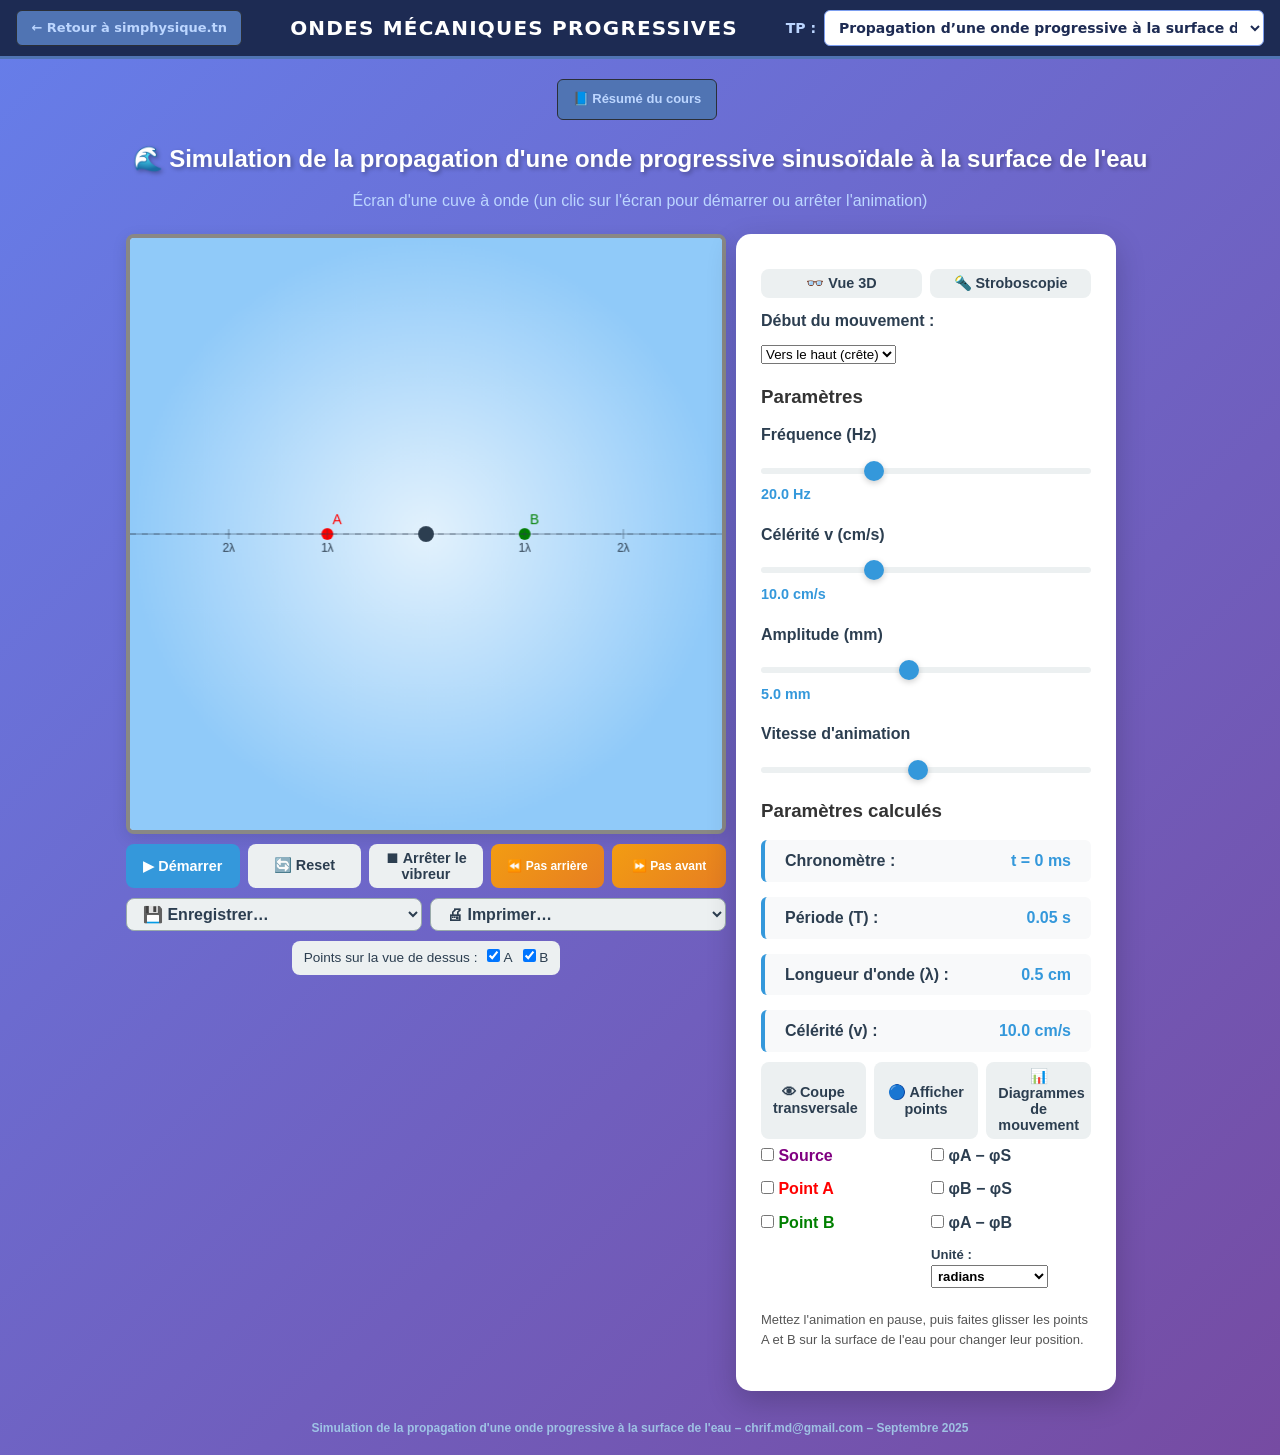
<file: index.html>
<!DOCTYPE html>
<html lang="fr">
<head>
<meta charset="UTF-8">
<meta name="viewport" content="width=device-width, initial-scale=1.0">
<title>Simulation de la propagation d'une onde progressive sinusoïdale à la surface de l'eau</title>
<link rel="stylesheet" href="style.css">
<style>
  .layout { display:grid; grid-template-columns:minmax(0,.4fr) 600px minmax(380px,.6fr); gap:10px; justify-items:center; align-items:start; }
  .btn-home { display:inline-flex; align-items:center; gap:6px; text-decoration:none; color:#bcd6ff; background:#5074b3;
    border:1px solid #2a2f38; border-radius:6px; font-size:13px; font-weight:600; padding:.55rem .9rem; margin:0 6px 1.25rem 0; }
  .btn-home:hover { border-color:#7C9EF0; color:#fff; }
  .btn-row { display:flex; flex-wrap:wrap; gap:8px; margin-top:10px; }
  .btn-row .control-btn { margin:0; }
  .trace-opt { margin:4px 0; }
  .hint { margin-top:8px; color:#555; font-size:13px; }
  .signature { text-align:center; font:bold 12px Arial; color:rgb(170,221,241); margin-top:30px; }
  .simulation-zone { width:min(600px,100%); max-width:100%; }
  .simulation-zone .btn-row { justify-content:center; }
  .simulation-zone .control-btn, .simulation-zone select.control-btn { max-width:100%; }
  select.control-btn { border:1px solid #9aa; font:inherit; font-weight:600; cursor:pointer; }
  .opts2 { display:grid; grid-template-columns:1fr 1fr; gap:0 10px; align-items:start; }
  .opts2 .phu { display:block; margin-top:6px; font-size:.82rem; }
  .opts2 .phu select { max-width:100%; font:inherit; font-size:.82rem; padding:2px; }
  .tip-front { position:absolute; display:none; z-index:50; pointer-events:none; background:#2c3e50; color:#fff; border:1px solid #bcd6ff; border-radius:6px; padding:4px 8px; font:600 13px 'Segoe UI',Arial,sans-serif; white-space:nowrap; box-shadow:0 2px 8px rgba(0,0,0,.35); }
  .tip-line { position:absolute; display:none; z-index:49; pointer-events:none; width:0; border-left:1px dashed #c0392b; }
  .ptsopt { display:flex; flex:0 0 100%; justify-content:center; align-items:center; gap:10px; font-size:.85rem; margin:2px 0 0; }
  .layout > .controls-panel { justify-self:stretch; width:100%; max-width:520px; box-sizing:border-box; }
  @media (max-width:1150px) { .layout { grid-template-columns:minmax(0,1fr); } .layout > .spacer { display:none; } .layout > .controls-panel { max-width:640px; justify-self:center; } }
  .opts2 + .vals, .vals { display:flex; flex-wrap:wrap; gap:4px 18px; margin-top:6px; }
  .ptsopt .pill { background:#ecf0f1; color:#2c3e50; border-radius:8px; padding:6px 12px; display:inline-flex; align-items:center; gap:10px; }
  /* ===== Mobile / écrans tactiles ===== */
  #crossSectionCanvas { touch-action:pan-y; }                 /* glisser horizontalement lit x, vertical = défilement */
  @media (hover:none) { #tooltip { display:none !important; } }  /* l'infobulle de survol des boutons reste collée sur mobile */
  @media (pointer:coarse), (max-width:900px) {
    input[type=checkbox] { width:22px; height:22px; vertical-align:middle; margin-right:6px; }
    .trace-opt label, .ptsopt label { display:inline-flex; align-items:center; min-height:40px; }
    .parameter-control select, .phu select, select.control-btn { min-height:44px; font-size:1rem; }
    .tpbar .tp-home, .tpbar .tp-sel select { min-height:44px; }
    .ptsopt .pill { padding:4px 14px; }
  }
  .save-row { justify-content:center; }
  #printArea { display:none; padding:20px; font-family:sans-serif; color:#000; }
  #printArea img { max-width:100%; }
  @media print { .container, .tpbar { display:none !important; } #printArea { display:block !important; } body { background:#fff !important; } }
</style>
<style>
.tpbar{display:flex;flex-wrap:wrap;align-items:center;justify-content:space-between;gap:10px 16px;width:100%;padding:10px 16px;background:#1d2b53;border-bottom:3px solid #5074b3;color:#fff;font-family:'Segoe UI',system-ui,-apple-system,Roboto,Arial,sans-serif;line-height:1.3;text-align:left}
.tpbar,.tpbar *{box-sizing:border-box}
.tpbar .tp-home{display:inline-flex;align-items:center;gap:6px;text-decoration:none;color:#bcd6ff;background:#5074b3;border:1px solid #2a2f38;border-radius:6px;font-size:13px;font-weight:600;padding:.55rem .9rem;margin:0;white-space:nowrap}
.tpbar .tp-home:hover{border-color:#7C9EF0;color:#fff}
.tpbar .tp-title{flex:1 1 280px;text-align:center;margin:0;font-size:1.25rem;font-weight:800;letter-spacing:.06em;color:#fff;text-shadow:none}
.tpbar .tp-sel{display:flex;align-items:center;gap:8px;margin:0;font-size:14px;font-weight:600;color:#bcd6ff}
.tpbar .tp-sel select{max-width:min(440px,70vw);padding:8px 10px;border-radius:6px;border:1px solid #7C9EF0;background:#fff;color:#1d2b53;font:inherit;font-weight:600;cursor:pointer}
@media (max-width:720px){.tpbar .tp-title{order:-1;flex-basis:100%;font-size:1.05rem}}
@media print{.tpbar{display:none!important}}
</style>
</head>
<body>
<nav class="tpbar" aria-label="Navigation entre les TP">
  <a class="tp-home" href="https://simphysique.tn/">← Retour à simphysique.tn</a>
  <div class="tp-title" role="heading" aria-level="1">ONDES MÉCANIQUES PROGRESSIVES</div>
  <label class="tp-sel">TP :
    <select id="tpMenu"><option value="onde_corde.html">Propagation d’une onde progressive le long d’une corde élastique tendue</option><option value="index.html" selected>Propagation d’une onde progressive à la surface de l’eau</option><option value="onde_sonore.html">Mesure de la longueur d’onde d’une onde sonore</option></select>
  </label>
</nav>
<script>
(function(){var s=document.getElementById('tpMenu');
s.addEventListener('change',function(){if(s.value)location.href=s.value});
addEventListener('pageshow',function(){for(var i=0;i<s.options.length;i++)if(s.options[i].defaultSelected){s.selectedIndex=i;break}});})();
</script>
<div class="container">
  <header>
    <a class="btn-home" href="cours.html">📘 Résumé du cours</a>
    <h1>🌊 Simulation de la propagation d'une onde progressive sinusoïdale à la surface de l'eau</h1>
    <div style="margin-top:10px;color:#bcd6ff;font-size:16px">Écran d'une cuve à onde (un clic sur l'écran pour démarrer ou arrêter l'animation)</div>
  </header>

  <main class="layout">
    <div class="spacer"></div>

    <!-- Zone de simulation -->
    <div class="simulation-zone">
      <canvas id="mainCanvas" width="600" height="600"></canvas>
      <div class="btn-row">
        <button id="playPauseBtn" class="control-btn primary">▶ Démarrer</button>
        <button id="resetBtn" class="control-btn">🔄 Reset</button>
        <button id="vibratorBtn" class="control-btn">⏹ Arrêter le vibreur</button>
        <button id="stepBackBtn" class="control-btn step">⏪ Pas arrière</button>
        <button id="stepForwardBtn" class="control-btn step">⏩ Pas avant</button>
      </div>
      <div class="btn-row save-row">
        <select id="saveSel" class="control-btn" aria-label="Enregistrer"><option value="">💾 Enregistrer…</option><option value="surf">Surface de l’eau</option><option value="cut">Coupe transversale</option><option value="dia">Diagrammes de mouvement</option><option value="top">Vue de dessus (crêtes / creux)</option><option value="all">Tout ce qui est affiché</option></select>
        <select id="printSel" class="control-btn" aria-label="Imprimer"><option value="">🖨 Imprimer…</option><option value="top">Vue de dessus (crêtes / creux)</option><option value="all">Tout ce qui est affiché</option></select>
        <span class="ptsopt"><span class="pill">Points sur la vue de dessus : <label><input type="checkbox" id="optA" checked> A</label> <label><input type="checkbox" id="optB" checked> B</label></span></span>
      </div>

      <div class="cross-section-view" id="crossSectionView">
        <canvas id="crossSectionCanvas" width="600" height="200"></canvas>
        <div id="pointsLegend" style="display:none; margin-top:8px; text-align:center; font-size:0.9rem;">
          <span style="color:#ff0000; font-weight:bold;">●</span> Crête &nbsp;
          <span style="color:#0000ff; font-weight:bold;">●</span> Creux &nbsp;
          <span style="color:#00aa00; font-weight:bold;">●</span> Amplitude nulle
        </div>
      </div>
      <canvas id="diagramCanvas" width="600" height="170" style="display:none; margin-top:12px"></canvas>
    </div>

    <!-- Panneau de paramètres -->
    <div class="controls-panel">
      <div class="btn-row">
        <button id="view3DBtn" class="control-btn">👓 Vue 3D</button>
        <button id="strobBtn" class="control-btn">🔦 Stroboscopie</button>
      </div>

      <div class="parameter-control">
        <label for="startDirection">Début du mouvement :</label>
        <select id="startDirection">
          <option value="up">Vers le haut (crête)</option>
          <option value="down">Vers le bas (creux)</option>
        </select>
      </div>

      <h3>Paramètres</h3>
      <div class="control-sliders">
        <div class="parameter-control">
          <label for="frequencySlider">Fréquence (Hz)</label>
          <input type="range" id="frequencySlider" min="5" max="50" step="1" value="20">
          <span id="frequencyValue">20.0 Hz</span>
        </div>
        <div class="parameter-control">
          <label for="velocitySlider">Célérité v (cm/s)</label>
          <input type="range" id="velocitySlider" min="5" max="20" step="0.5" value="10">
          <span id="velocitySliderValue">10.0 cm/s</span>
        </div>
        <div class="parameter-control">
          <label for="amplitudeSlider">Amplitude (mm)</label>
          <input type="range" id="amplitudeSlider" min="1" max="10" value="5" step="0.1">
          <span id="amplitudeValue">5.0 mm</span>
        </div>
        <div class="parameter-control">
          <label for="speedSlider">Vitesse d'animation</label>
          <input type="range" id="speedSlider" min="0.01" max="0.2" value="0.06" step="0.001">
          <span id="speedValue"></span>
        </div>
      </div>

      <h3>Paramètres calculés</h3>
      <div class="calculated-params">
        <div class="param-display">
          <span class="param-label">Chronomètre :</span>
          <span id="chrono" style="font-weight:bold">t = 0 ms</span>
        </div>
        <div class="param-display">
          <span class="param-label">Période (T) :</span>
          <span id="periodValue">0.05 s</span>
        </div>
        <div class="param-display">
          <span class="param-label">Longueur d'onde (λ) :</span>
          <span id="wavelengthValue">0.5 cm</span>
        </div>
        <div class="param-display">
          <span class="param-label">Célérité (v) :</span>
          <span id="velocityValue">10.0 cm/s</span>
        </div>
      </div>


      <div class="parameter-control">
        <div class="btn-row">
          <button id="crossSectionBtn" class="control-btn tertiary">👁 Coupe transversale</button>
          <button id="togglePointsBtn" class="control-btn">🔵 Afficher points</button>
          <button id="toggleDiagramBtn" class="control-btn">📊 Diagrammes de mouvement</button>
        </div>
        <div class="opts2">
          <div class="col">
            <div class="trace-opt"><label style="color:purple"><input type="checkbox" id="toggleSourceTrace"> Source</label></div>
            <div class="trace-opt"><label style="color:red"><input type="checkbox" id="toggleATrace"> Point A</label></div>
            <div class="trace-opt"><label style="color:green"><input type="checkbox" id="toggleBTrace"> Point B</label></div>
          </div>
          <div class="col">
            <div class="trace-opt"><label><input type="checkbox" id="kPAS"> φA − φS</label></div>
            <div class="trace-opt"><label><input type="checkbox" id="kPBS"> φB − φS</label></div>
            <div class="trace-opt"><label><input type="checkbox" id="kPAB"> φA − φB</label></div>
            <label class="phu">Unité : <select id="phU"><option value="rad">radians</option><option value="pi">multiples de π</option></select></label>
          </div>
        </div>
        <div class="vals">
        <div class="param-display" id="rAS" style="display:none"><span>φA − φS :</span><span id="vAS"></span></div>
        <div class="param-display" id="rBS" style="display:none"><span>φB − φS :</span><span id="vBS"></span></div>
        <div class="param-display" id="rAB" style="display:none"><span>φA − φB :</span><span id="vAB"></span></div>
        </div>
        <div class="hint">Mettez l'animation en pause, puis faites glisser les points A et B sur la surface de l'eau pour changer leur position.</div>
      </div>
    </div>
  </main>

  <div id="tooltipA" class="tooltip-point"></div>
  <div id="tooltipB" class="tooltip-point"></div>
  <div id="tooltip" class="tooltip-point"></div>

  <footer>
    <div class="signature">Simulation de la propagation d'une onde progressive à la surface de l'eau – chrif.md@gmail.com – Septembre 2025</div>
  </footer>
</div>

<script>
  document.getElementById("view3DBtn").addEventListener("click", () => { window.location.href = "index_3D.html"; });
  document.getElementById("strobBtn").addEventListener("click", () => { window.location.href = "salle_obs.html"; });
</script>
<script src="script.js"></script>
<div id="printArea"><h2>Onde progressive à la surface de l’eau</h2><img id="pImg" alt="Courbes et aspect de la surface"></div>
<script>
/* Enregistrer / imprimer les courbes (même principe que pour la corde) */
(function(){
  const $ = id => document.getElementById(id);
  const main = $('mainCanvas'), cut = $('crossSectionCanvas'), dia = $('diagramCanvas');
  const sel = $('saveSel');
  const shown = el => !!el && el.offsetParent !== null && el.offsetWidth > 0;
  const names = {surf:'surface_eau.png', cut:'coupe_transversale.png', top:'vue_dessus_rides.png', dia:'diagrammes_mouvement.png', all:'surface_coupe_diagrammes.png'};
  const titles = {surf:'Surface de l’eau', cut:'Coupe transversale', top:'Vue de dessus de la surface libre', dia:'Diagrammes de mouvement', all:'Onde à la surface de l’eau'};

  function refresh(){
    sel.querySelector('[value=cut]').disabled = !shown(cut);
    sel.querySelector('[value=dia]').disabled = !shown(dia);
  }
  setInterval(refresh, 400); refresh();

  function caption(m){
    return titles[m] + ' — ' + $('chrono').textContent.trim()
      + ' — N = ' + (+$('frequencySlider').value) + ' Hz'
      + ' — a = ' + (+$('amplitudeSlider').value).toFixed(1) + ' mm'
      + ' — v = ' + $('velocityValue').textContent.trim();
  }

  // script.js décoche toutes les cases au chargement : on recoche A et B par défaut
  addEventListener('load', () => setTimeout(() => { $('optA').checked = true; $('optB').checked = true; syncPts(); }, 0));
  // A et B : cases cochées = points affichés sur la vue de dessus (écran, image enregistrée, impression)
  function syncPts(){
    if (typeof simulation === 'undefined' || !simulation) return;
    simulation.showPointA = $('optA').checked; simulation.showPointB = $('optB').checked;
    simulation.draw();
  }
  $('optA').addEventListener('change', syncPts);
  $('optB').addEventListener('change', syncPts);

  /* Vue de dessus schématique : rides crêtes en trait plein, rides creux en pointillés */
  function topFig(){
    const s = simulation, W = s.mainCanvas.width, H = s.mainCanvas.height, cx = W/2, cy = H/2;
    const PX = 200, TAU = 2*Math.PI;                       // 200 px = 1 cm
    const c = document.createElement('canvas'); c.width = W; c.height = H;
    const g = c.getContext('2d');
    g.fillStyle = '#fff'; g.fillRect(0, 0, W, H);
    g.strokeStyle = '#000'; g.fillStyle = '#000'; g.lineWidth = 1.6;
    const t = s.time, v = s.velocity, f = s.frequency, phi0 = s.startDirection === 'up' ? 0 : Math.PI;
    const rMax = Math.hypot(cx, cy) + 2;
    function ring(rCm, dashed){
      const r = rCm * PX; if (r <= 0 || r > rMax) return;
      g.setLineDash(dashed ? [9, 6] : []);
      g.beginPath(); g.arc(cx, cy, r, 0, TAU); g.stroke();
    }
    // élongation maximale (+a : crête, −a : creux) pour chaque période d'émission du vibreur
    s.segments.forEach(sg => {
      const end = Math.min(t, sg.t1);
      [[Math.PI/2, false], [3*Math.PI/2, true]].forEach(([th, dashed]) => {
        for (let k = Math.ceil((phi0 - th) / TAU); ; k++) {
          const tau = sg.t0 + (th + TAU*k - phi0) / (TAU*f);
          if (tau >= end) break;
          ring(v * (t - tau), dashed);
        }
      });
    });
    g.setLineDash([]);
    // source S, points A et B
    g.font = 'bold 14px Arial';
    g.beginPath(); g.arc(cx, cy, 5, 0, TAU); g.fill(); g.fillText('S', cx + 8, cy - 8);
    [['A', s.pointA, 'optA'], ['B', s.pointB, 'optB']].forEach(([n, p, id]) => {
      if (!$(id).checked) return;
      g.beginPath(); g.arc(p.x, p.y, 4, 0, TAU); g.fill(); g.fillText(n, p.x + 8, p.y - 8);
    });
    // échelle 1 cm et λ
    g.lineWidth = 1.5;
    g.beginPath(); g.moveTo(20, H-24); g.lineTo(20+PX, H-24);
    g.moveTo(20, H-30); g.lineTo(20, H-18); g.moveTo(20+PX, H-30); g.lineTo(20+PX, H-18); g.stroke();
    g.font = '13px Arial';
    g.fillText('1 cm      λ = ' + s.wavelength.toFixed(2) + ' cm', 20, H-36);
    // légende
    g.lineWidth = 1.6;
    g.beginPath(); g.moveTo(W-170, H-40); g.lineTo(W-130, H-40); g.stroke();
    g.fillText('ride crête', W-122, H-36);
    g.setLineDash([9, 6]); g.beginPath(); g.moveTo(W-170, H-18); g.lineTo(W-130, H-18); g.stroke(); g.setLineDash([]);
    g.fillText('ride creux', W-122, H-14);
    g.lineWidth = 1; g.strokeRect(0.5, 0.5, W-1, H-1);
    return c;
  }
  function build(m){
    const parts = [];
    if (m === 'top') parts.push(topFig());
    if (m === 'surf' || m === 'all') parts.push(main);
    if (m === 'cut'  || (m === 'all' && shown(cut))) parts.push(cut);
    if (m === 'dia'  || (m === 'all' && shown(dia))) parts.push(dia);
    const o = document.createElement('canvas');
    o.width = Math.max(...parts.map(c => c.width));
    o.height = 30 + parts.reduce((s, c) => s + c.height, 0);
    const g = o.getContext('2d');
    g.fillStyle = '#fff'; g.fillRect(0, 0, o.width, o.height);
    let y = 30; parts.forEach(c => { g.drawImage(c, 0, y); y += c.height; });
    g.fillStyle = '#222';
    let fs = 14; g.font = 'bold ' + fs + 'px Segoe UI,sans-serif';
    while (g.measureText(caption(m)).width > o.width - 20 && fs > 9) { fs--; g.font = 'bold ' + fs + 'px Segoe UI,sans-serif'; }
    g.fillText(caption(m), 10, 20);
    return o;
  }
  function save(cn, name){
    cn.toBlob(async b => {
      let dl = null;
      try { dl = await claude.use('downloads'); } catch(e) {}
      if (dl) { try { await dl.save({filename:name, data:b}); } catch(e) {} }
      else { const a = document.createElement('a'); a.href = URL.createObjectURL(b); a.download = name; a.click(); }
    });
  }
  sel.onchange = function(){ const m = this.value; this.value = ''; if (m) save(build(m), names[m]); };
  $('printSel').onchange = function(){
    const m = this.value; this.value = ''; if (!m) return;
    $('pImg').src = build(m).toDataURL('image/png');
    setTimeout(() => { try { window.print(); } catch(e) { alert('Impression indisponible ici : utilisez « Enregistrer » puis imprimez l’image.'); } }, 60);
  };
})();
</script>


<script>
/* Déphasages φA−φS, φB−φS, φA−φB  +  afficheur de l'abscisse x sur la coupe transversale */
(function(){
  const $ = id => document.getElementById(id);
  const TAU = 2*Math.PI, PX_PER_CM = 200, TOL = 0.1;
  const ok = () => typeof simulation !== 'undefined' && simulation && simulation.mainCanvas;

  /* ---------- déphasages ---------- */
  function phTxt(v){
    const u = $('phU').value === 'pi' ? (v/Math.PI).toFixed(2) + ' π' : v.toFixed(2) + ' rad';
    const r = ((v % TAU) + TAU) % TAU, e = Math.min(r, TAU - r);
    return u + (e < TOL ? ' (en phase)'
              : Math.abs(e - Math.PI) < TOL ? ' (opposition)'
              : Math.abs(e - Math.PI/2) < TOL ? ' (quadrature)' : '');
  }
  const set = (el, s) => { if (el.textContent !== s) el.textContent = s; };
  function phases(){
    if (!ok()) return;
    const s = simulation, cx = s.mainCanvas.width/2, cy = s.mainCanvas.height/2;
    const dA = Math.hypot(s.pointA.x - cx, s.pointA.y - cy) / PX_PER_CM;   // cm
    const dB = Math.hypot(s.pointB.x - cx, s.pointB.y - cy) / PX_PER_CM;
    const w = TAU * s.frequency, v = s.velocity;
    const AS = -w*dA/v, BS = -w*dB/v, AB = AS - BS;
    [['AS',AS,'kPAS'],['BS',BS,'kPBS'],['AB',AB,'kPAB']].forEach(q => {
      const show = $(q[2]).checked;
      const row = $('r'+q[0]);
      if (row.style.display !== (show ? '' : 'none')) row.style.display = show ? '' : 'none';
      if (show) set($('v'+q[0]), phTxt(q[1]));
    });
  }
  (function loop(){ phases(); requestAnimationFrame(loop); })();

  /* ---------- abscisse x sous la souris (coupe transversale) ---------- */
  const cv = $('crossSectionCanvas');
  const tip = document.createElement('div');  tip.className = 'tip-front'; document.body.appendChild(tip);
  const line = document.createElement('div'); line.className = 'tip-line'; document.body.appendChild(line);
  const hide = () => { tip.style.display = 'none'; line.style.display = 'none'; };

  function move(e){
    if (!ok()) return hide();
    const r = cv.getBoundingClientRect();
    const xpx = (e.clientX - r.left) * cv.width / r.width;
    const cx = cv.width / 2;
    if (xpx < 50 || xpx > cv.width - 50) return hide();           // hors de l'axe gradué
    const xcm = (xpx - cx) / PX_PER_CM;                          // abscisse (cm), source en 0
    const lam = simulation.wavelength;
    const sg = xcm < 0 ? '−' : '+';
    tip.textContent = 'x = ' + sg + Math.abs(xcm).toFixed(2) + ' cm  (' + sg + Math.abs(xcm/lam).toFixed(2) + ' λ)';
    tip.style.display = 'block';
    const touch = e.pointerType === 'touch';
    const maxLeft = scrollX + document.documentElement.clientWidth - tip.offsetWidth - 6;
    tip.style.left = Math.max(scrollX + 4, Math.min(e.pageX + 14, maxLeft)) + 'px';
    tip.style.top  = (e.pageY - (touch ? 64 : 34)) + 'px';
    line.style.display = 'block';
    line.style.left   = (e.pageX) + 'px';
    line.style.top    = (r.top + scrollY) + 'px';
    line.style.height = r.height + 'px';
  }
  cv.addEventListener('pointermove', move);
  cv.addEventListener('pointerleave', hide);
  cv.addEventListener('pointercancel', hide);
  addEventListener('scroll', hide, {passive:true});
})();
</script>
</body>
</html>
</file>
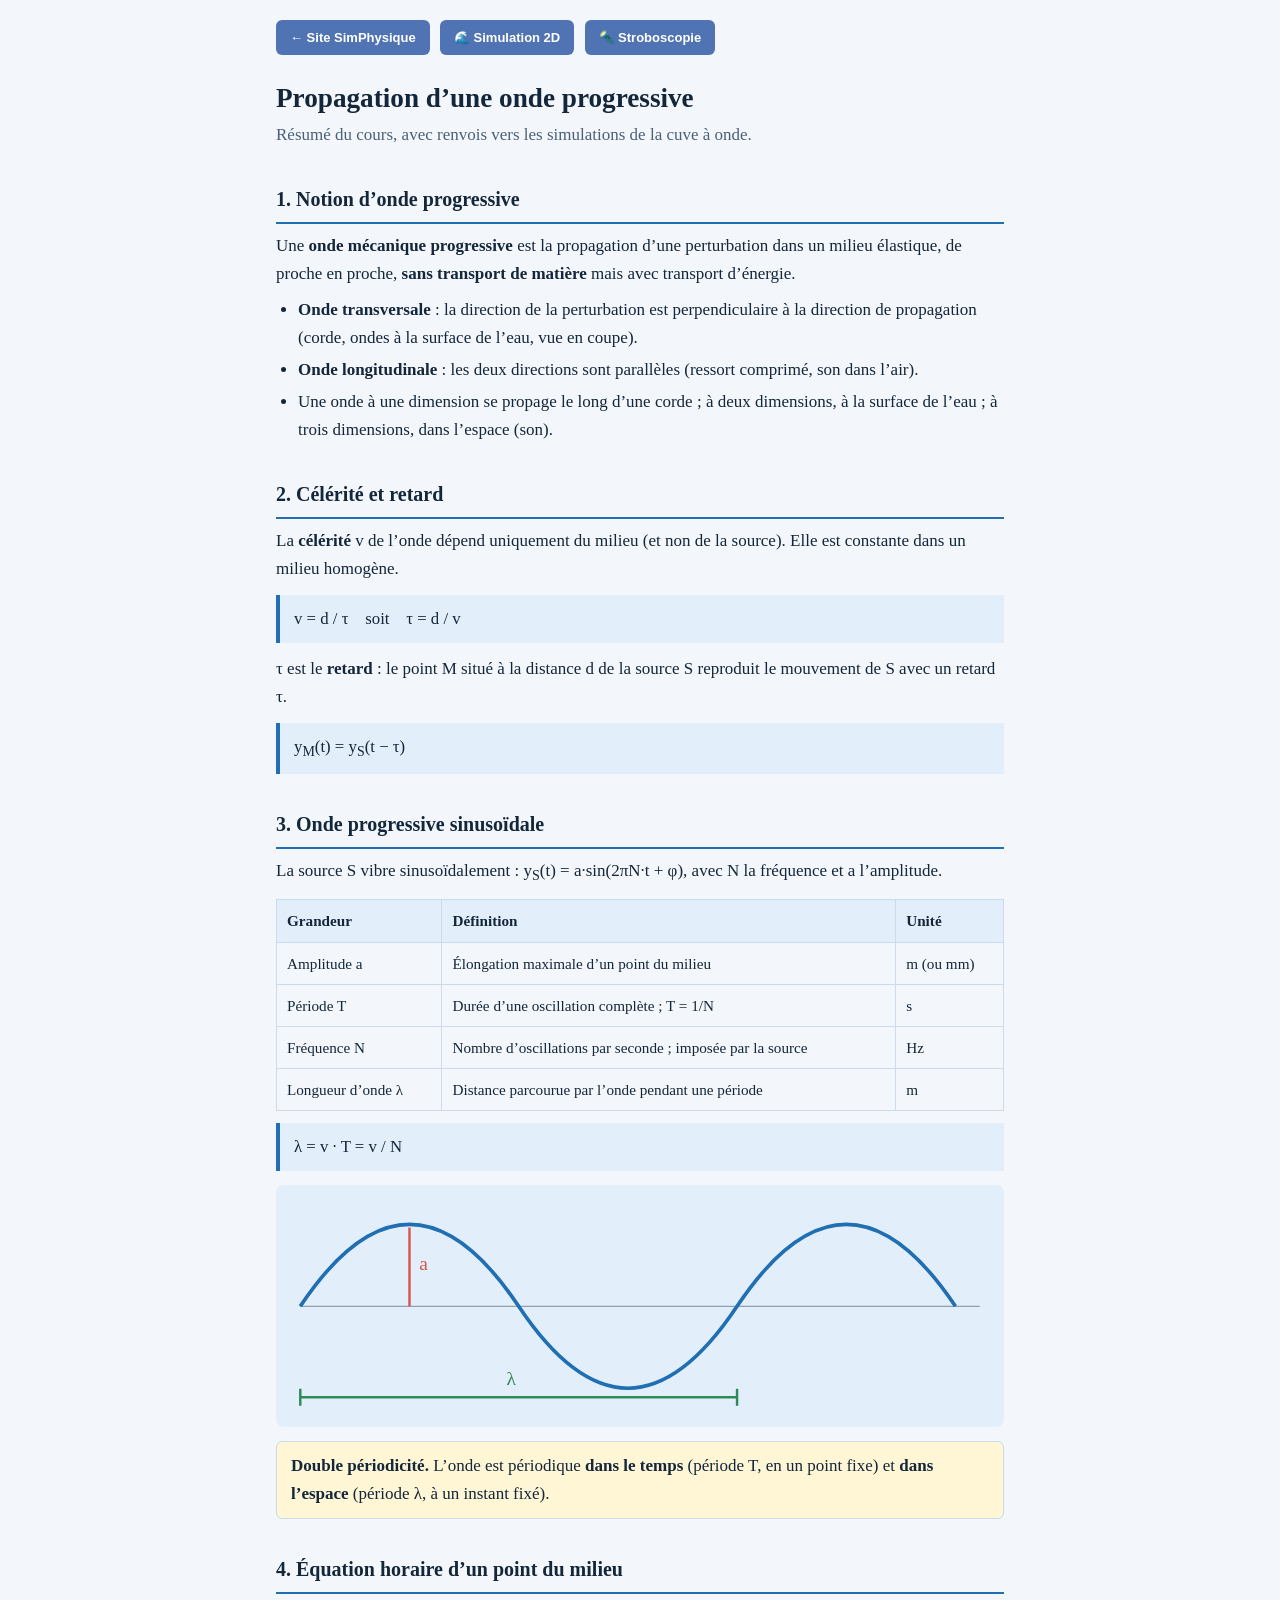
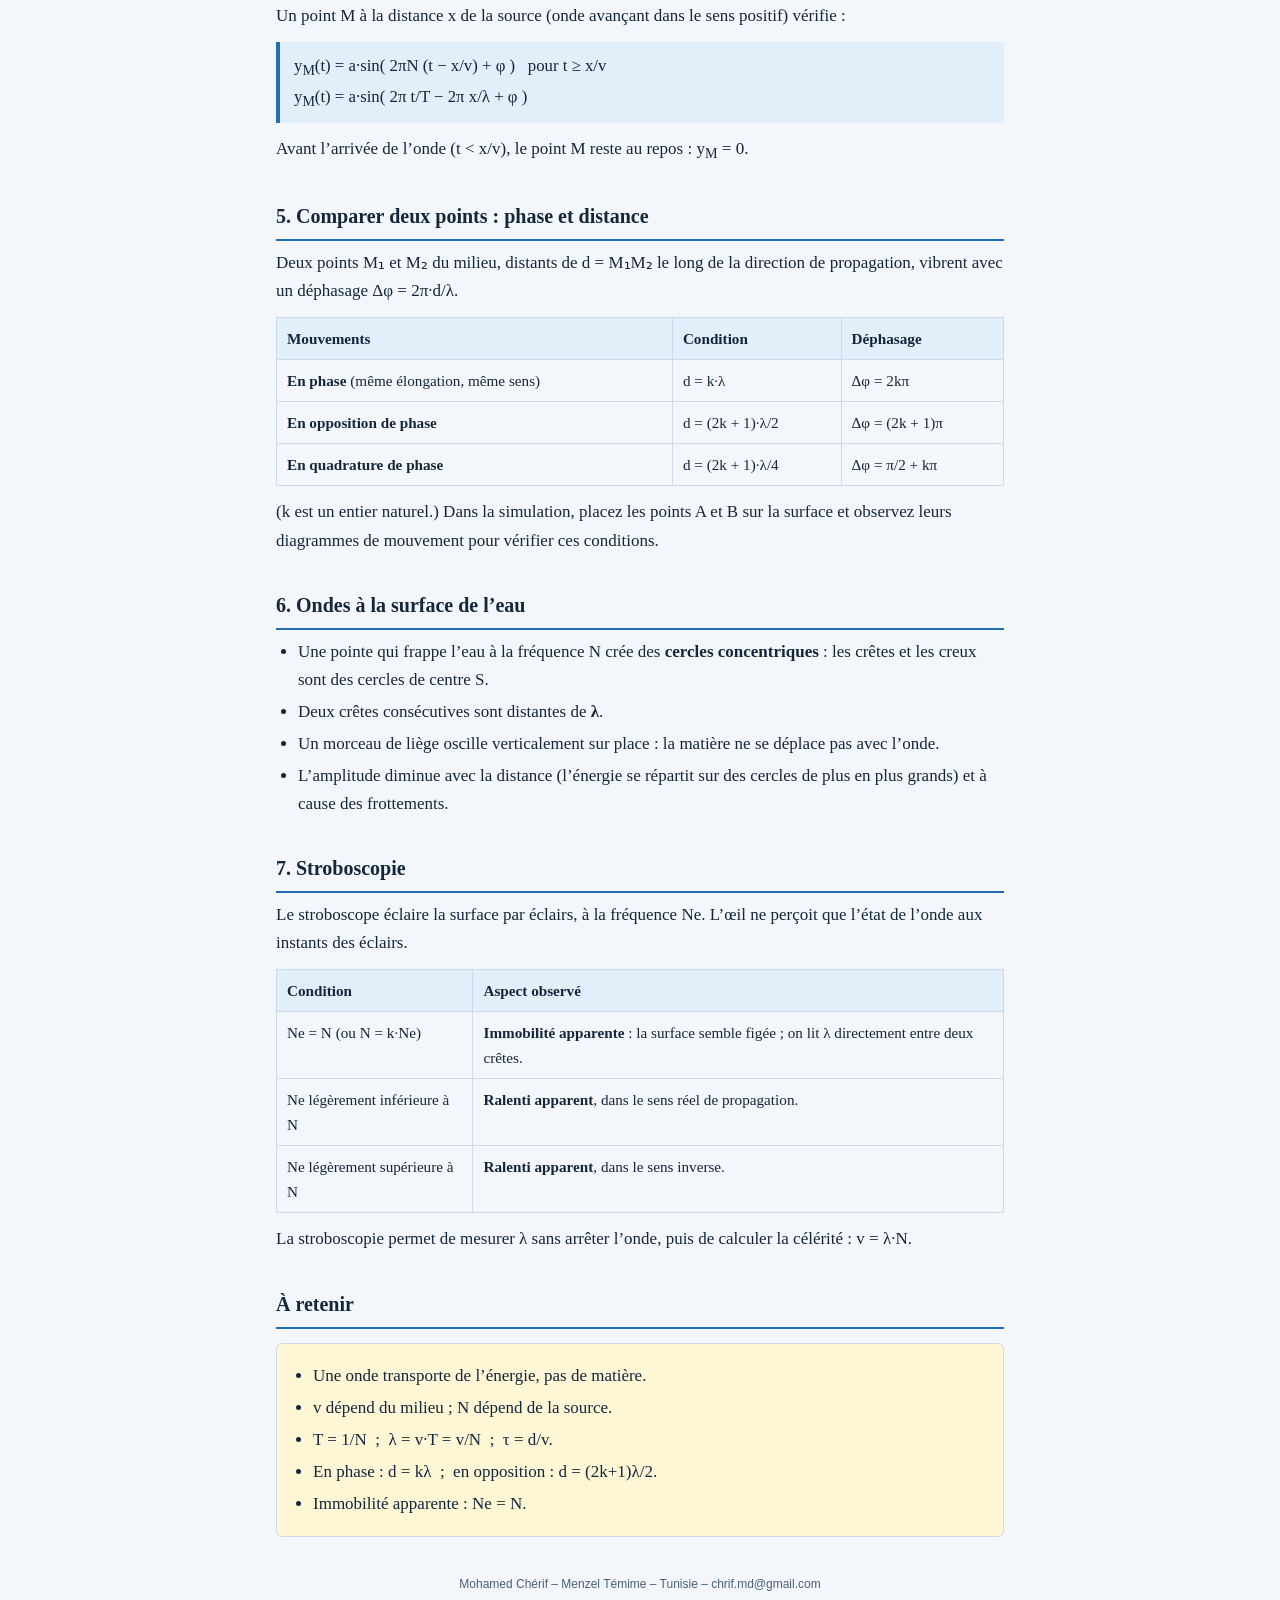
<file: cours.html>
<!DOCTYPE html>
<html lang="fr">
<head>
<meta charset="UTF-8">
<meta name="viewport" content="width=device-width, initial-scale=1.0">
<title>Résumé du cours – Ondes progressives</title>
<style>
  :root { --bg:#f3f7fb; --ink:#14263a; --muted:#4a6078; --accent:#1f6fb2; --soft:#e2eef9; --line:#c9dbec; --key:#fff6d6; }
  @media (prefers-color-scheme: dark) {
    :root { --bg:#0c1624; --ink:#e6eef7; --muted:#9bb2c9; --accent:#7cb8ee; --soft:#14263a; --line:#26405a; --key:#2b2a14; }
  }
  * { box-sizing:border-box; }
  body { margin:0; background:var(--bg); color:var(--ink); font:17px/1.65 Georgia, "Times New Roman", serif; }
  .page { max-width:760px; margin:0 auto; padding:20px 16px 48px; }
  nav a { display:inline-block; margin:0 6px 8px 0; padding:10px 14px; border-radius:6px; background:#5074b3; color:#fff; text-decoration:none; font:600 13px Arial, sans-serif; }
  h1 { font-size:1.7rem; line-height:1.25; margin:18px 0 6px; }
  .lead { color:var(--muted); margin:0 0 24px; }
  h2 { font-size:1.25rem; margin:34px 0 8px; padding-bottom:6px; border-bottom:2px solid var(--accent); }
  h3 { font-size:1.05rem; margin:18px 0 4px; color:var(--accent); }
  p { margin:8px 0; }
  .formula { background:var(--soft); border-left:4px solid var(--accent); padding:10px 14px; margin:12px 0; font-size:1.05rem; overflow-x:auto; }
  .key { background:var(--key); border:1px solid var(--line); border-radius:6px; padding:10px 14px; margin:14px 0; }
  table { width:100%; border-collapse:collapse; margin:12px 0; font-size:.95rem; }
  th, td { border:1px solid var(--line); padding:8px 10px; text-align:left; vertical-align:top; }
  th { background:var(--soft); }
  svg { width:100%; height:auto; display:block; margin:14px 0; background:var(--soft); border-radius:8px; }
  ul { padding-left:22px; margin:8px 0; }
  li { margin:4px 0; }
  .sim a { color:var(--accent); font-weight:bold; }
  footer { margin-top:40px; font:12px Arial, sans-serif; color:var(--muted); text-align:center; }
</style>
</head>
<body>
<div class="page">
  <nav>
    <a href="https://simphysique.tn/">← Site SimPhysique</a>
    <a href="index.html">🌊 Simulation 2D</a>
    <a href="salle_obs.html">🔦 Stroboscopie</a>
  </nav>

  <h1>Propagation d’une onde progressive</h1>
  <p class="lead">Résumé du cours, avec renvois vers les simulations de la cuve à onde.</p>

  <h2>1. Notion d’onde progressive</h2>
  <p>Une <b>onde mécanique progressive</b> est la propagation d’une perturbation dans un milieu élastique, de proche en proche, <b>sans transport de matière</b> mais avec transport d’énergie.</p>
  <ul>
    <li><b>Onde transversale</b> : la direction de la perturbation est perpendiculaire à la direction de propagation (corde, ondes à la surface de l’eau, vue en coupe).</li>
    <li><b>Onde longitudinale</b> : les deux directions sont parallèles (ressort comprimé, son dans l’air).</li>
    <li>Une onde à une dimension se propage le long d’une corde ; à deux dimensions, à la surface de l’eau ; à trois dimensions, dans l’espace (son).</li>
  </ul>

  <h2>2. Célérité et retard</h2>
  <p>La <b>célérité</b> v de l’onde dépend uniquement du milieu (et non de la source). Elle est constante dans un milieu homogène.</p>
  <div class="formula">v = d / τ &nbsp;&nbsp; soit &nbsp;&nbsp; τ = d / v</div>
  <p>τ est le <b>retard</b> : le point M situé à la distance d de la source S reproduit le mouvement de S avec un retard τ.</p>
  <div class="formula">y<sub>M</sub>(t) = y<sub>S</sub>(t − τ)</div>

  <h2>3. Onde progressive sinusoïdale</h2>
  <p>La source S vibre sinusoïdalement : y<sub>S</sub>(t) = a·sin(2πN·t + φ), avec N la fréquence et a l’amplitude.</p>

  <table>
    <tr><th>Grandeur</th><th>Définition</th><th>Unité</th></tr>
    <tr><td>Amplitude a</td><td>Élongation maximale d’un point du milieu</td><td>m (ou mm)</td></tr>
    <tr><td>Période T</td><td>Durée d’une oscillation complète ; T = 1/N</td><td>s</td></tr>
    <tr><td>Fréquence N</td><td>Nombre d’oscillations par seconde ; imposée par la source</td><td>Hz</td></tr>
    <tr><td>Longueur d’onde λ</td><td>Distance parcourue par l’onde pendant une période</td><td>m</td></tr>
  </table>

  <div class="formula">λ = v · T = v / N</div>

  <svg viewBox="0 0 600 200" role="img" aria-label="Sinusoïde montrant l’amplitude a et la longueur d’onde lambda">
    <line x1="20" y1="100" x2="580" y2="100" stroke="currentColor" stroke-opacity=".4"/>
    <path d="M20,100 C80,10 140,10 200,100 C260,190 320,190 380,100 C440,10 500,10 560,100" fill="none" stroke="#1f6fb2" stroke-width="3"/>
    <line x1="110" y1="100" x2="110" y2="35" stroke="#d9534f" stroke-width="2"/>
    <text x="118" y="70" fill="#d9534f" font-size="16" font-family="Georgia">a</text>
    <line x1="20" y1="175" x2="380" y2="175" stroke="#2e8b57" stroke-width="2"/>
    <line x1="20" y1="168" x2="20" y2="182" stroke="#2e8b57" stroke-width="2"/>
    <line x1="380" y1="168" x2="380" y2="182" stroke="#2e8b57" stroke-width="2"/>
    <text x="190" y="165" fill="#2e8b57" font-size="16" font-family="Georgia">λ</text>
  </svg>

  <div class="key"><b>Double périodicité.</b> L’onde est périodique <b>dans le temps</b> (période T, en un point fixe) et <b>dans l’espace</b> (période λ, à un instant fixé).</div>

  <h2>4. Équation horaire d’un point du milieu</h2>
  <p>Un point M à la distance x de la source (onde avançant dans le sens positif) vérifie :</p>
  <div class="formula">y<sub>M</sub>(t) = a·sin( 2πN (t − x/v) + φ ) &nbsp; pour t ≥ x/v<br>
  y<sub>M</sub>(t) = a·sin( 2π t/T − 2π x/λ + φ )</div>
  <p>Avant l’arrivée de l’onde (t &lt; x/v), le point M reste au repos : y<sub>M</sub> = 0.</p>

  <h2>5. Comparer deux points : phase et distance</h2>
  <p>Deux points M₁ et M₂ du milieu, distants de d = M₁M₂ le long de la direction de propagation, vibrent avec un déphasage Δφ = 2π·d/λ.</p>
  <table>
    <tr><th>Mouvements</th><th>Condition</th><th>Déphasage</th></tr>
    <tr><td><b>En phase</b> (même élongation, même sens)</td><td>d = k·λ</td><td>Δφ = 2kπ</td></tr>
    <tr><td><b>En opposition de phase</b></td><td>d = (2k + 1)·λ/2</td><td>Δφ = (2k + 1)π</td></tr>
    <tr><td><b>En quadrature de phase</b></td><td>d = (2k + 1)·λ/4</td><td>Δφ = π/2 + kπ</td></tr>
  </table>
  <p>(k est un entier naturel.) Dans la simulation, placez les points A et B sur la surface et observez leurs diagrammes de mouvement pour vérifier ces conditions.</p>

  <h2>6. Ondes à la surface de l’eau</h2>
  <ul>
    <li>Une pointe qui frappe l’eau à la fréquence N crée des <b>cercles concentriques</b> : les crêtes et les creux sont des cercles de centre S.</li>
    <li>Deux crêtes consécutives sont distantes de <b>λ</b>.</li>
    <li>Un morceau de liège oscille verticalement sur place : la matière ne se déplace pas avec l’onde.</li>
    <li>L’amplitude diminue avec la distance (l’énergie se répartit sur des cercles de plus en plus grands) et à cause des frottements.</li>
  </ul>

  <h2>7. Stroboscopie</h2>
  <p>Le stroboscope éclaire la surface par éclairs, à la fréquence Ne. L’œil ne perçoit que l’état de l’onde aux instants des éclairs.</p>
  <table>
    <tr><th>Condition</th><th>Aspect observé</th></tr>
    <tr><td>Ne = N (ou N = k·Ne)</td><td><b>Immobilité apparente</b> : la surface semble figée ; on lit λ directement entre deux crêtes.</td></tr>
    <tr><td>Ne légèrement inférieure à N</td><td><b>Ralenti apparent</b>, dans le sens réel de propagation.</td></tr>
    <tr><td>Ne légèrement supérieure à N</td><td><b>Ralenti apparent</b>, dans le sens inverse.</td></tr>
  </table>
  <p>La stroboscopie permet de mesurer λ sans arrêter l’onde, puis de calculer la célérité : v = λ·N.</p>

  <h2>À retenir</h2>
  <div class="key">
    <ul>
      <li>Une onde transporte de l’énergie, pas de matière.</li>
      <li>v dépend du milieu ; N dépend de la source.</li>
      <li>T = 1/N &nbsp;;&nbsp; λ = v·T = v/N &nbsp;;&nbsp; τ = d/v.</li>
      <li>En phase : d = kλ &nbsp;;&nbsp; en opposition : d = (2k+1)λ/2.</li>
      <li>Immobilité apparente : Ne = N.</li>
    </ul>
  </div>

  <footer>Mohamed Chérif – Menzel Témime – Tunisie – chrif.md@gmail.com</footer>
</div>
</body>
</html>
</file>
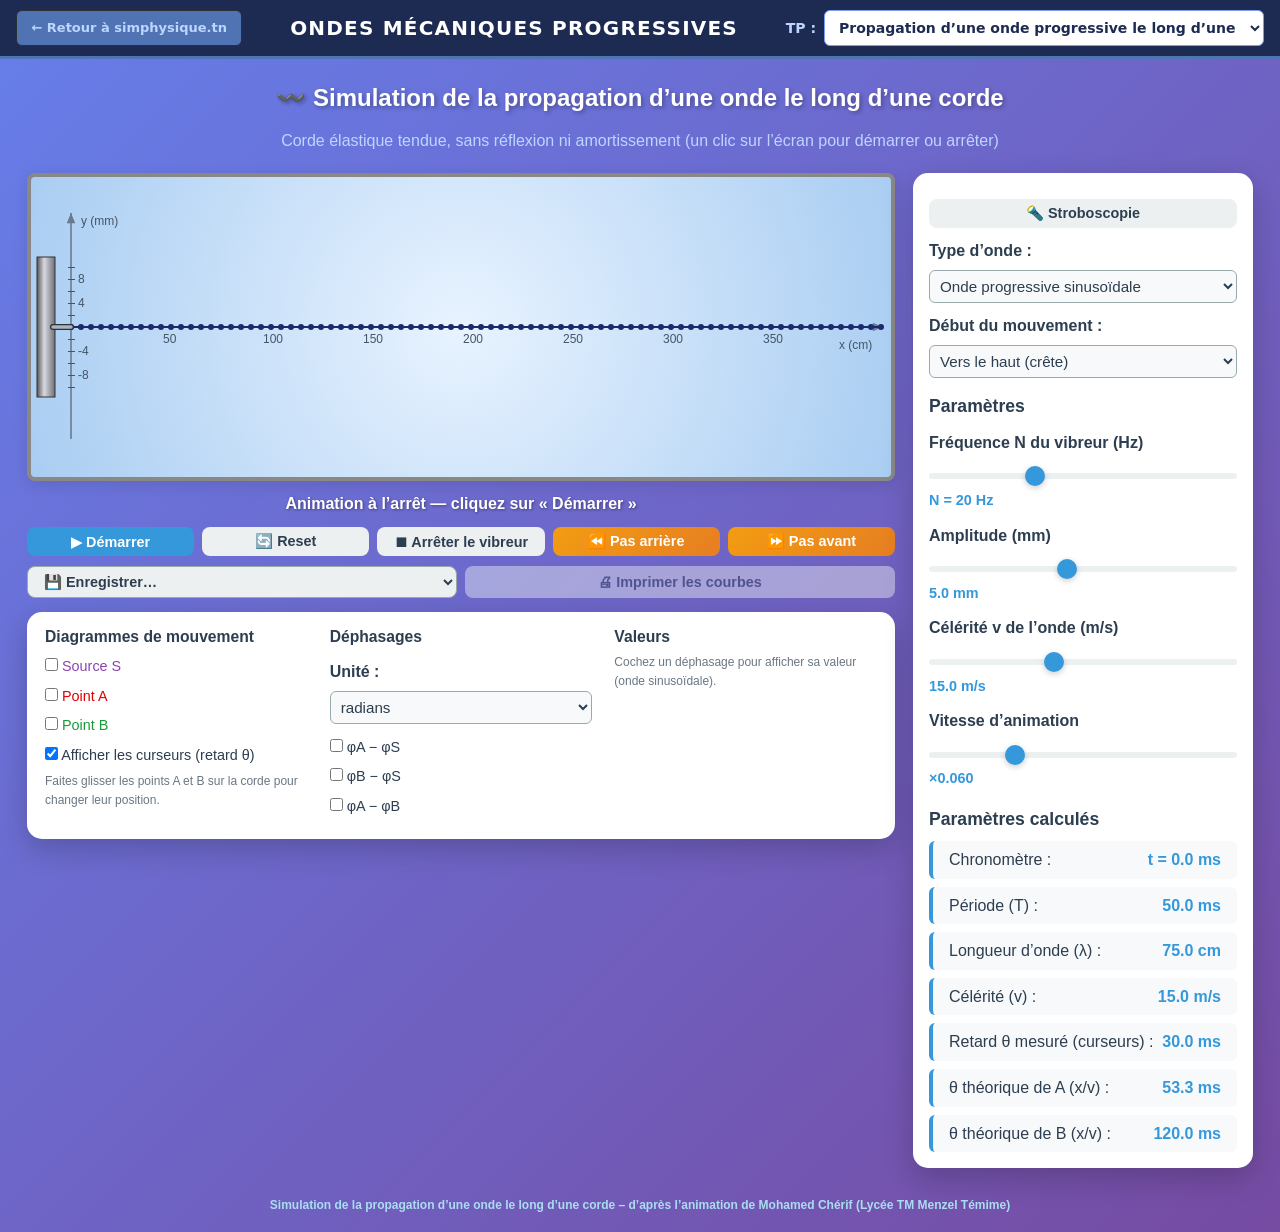
<file: onde_corde.html>
<!DOCTYPE html>
<html lang="fr">
<head>
<meta charset="UTF-8">
<meta name="viewport" content="width=device-width, initial-scale=1, viewport-fit=cover">
<title>Simulation de la propagation d’une onde le long d’une corde</title>
<style>
:root{--card:#fff;--ink:#2c3e50;--soft:#f8f9fa;--line:#ecf0f1;--acc:#3498db;box-sizing:border-box;padding-top:env(safe-area-inset-top,0px);padding-bottom:env(safe-area-inset-bottom,0px)}
@media (prefers-color-scheme:dark){:root:not([data-theme="light"]){--card:#1f2430;--ink:#e3e8f2;--soft:#2a3040;--line:#394055;--acc:#6cb6f0;color-scheme:dark}}
:root[data-theme="dark"]{--card:#1f2430;--ink:#e3e8f2;--soft:#2a3040;--line:#394055;--acc:#6cb6f0;color-scheme:dark}
*{margin:0;padding:0;box-sizing:border-box}
body{font-family:'Segoe UI',Tahoma,Geneva,Verdana,sans-serif;background:linear-gradient(135deg,#667eea 0%,#764ba2 100%);color:var(--ink);min-height:100vh;line-height:1.6}
.container{max-width:1400px;margin:0 auto;padding:20px}
header{text-align:center;margin-bottom:20px;color:#fff}
header h1{font-size:1.5rem;text-shadow:2px 2px 4px rgba(0,0,0,.3)}
header .sub{margin-top:10px;color:#bcd6ff;font-size:16px}
.btn-home{display:inline-flex;align-items:center;gap:6px;text-decoration:none;color:#bcd6ff;background:#5074b3;border:1px solid #2a2f38;border-radius:6px;font-size:13px;font-weight:600;padding:.55rem .9rem;margin:0 6px 1.25rem 0}
.btn-home:hover{border-color:#7C9EF0;color:#fff}
.layout{display:grid;grid-template-columns:auto 340px;justify-content:center;gap:18px;justify-items:center;align-items:start}
.simulation-zone{width:868px;max-width:100%}
.controls-panel{background:var(--card);border-radius:15px;padding:16px;box-shadow:0 10px 30px rgba(0,0,0,.2);width:100%;max-width:340px}
canvas{border:4px solid #898885;border-radius:8px;display:block;max-width:100%;height:auto;box-shadow:0 4px 15px rgba(0,0,0,.1)}
#mainCanvas{background:radial-gradient(circle at center,#e8f3ff 0%,#a9cdf2 100%)}
#mainCanvas.dark{background:#000}
#diagramCanvas{background:#f8f9fa;margin-top:12px}
.btn-row{display:flex;flex-wrap:wrap;gap:8px;margin-top:10px}
.control-btn{padding:6px 12px;border:none;border-radius:8px;font-size:.9rem;font-weight:600;cursor:pointer;transition:all .3s ease;background:var(--line);color:var(--ink);flex:1;min-width:100px}
.control-btn:hover{transform:translateY(-2px);box-shadow:0 4px 12px rgba(0,0,0,.15)}
.control-btn.primary{background:#3498db;color:#fff}
.control-btn.primary:hover{background:#2980b9}
.control-btn.step{background:linear-gradient(135deg,#f39c12,#e67e22);color:#fff}
.control-btn.on{background:#27ae60;color:#fff}
.control-btn:disabled{opacity:.45;cursor:not-allowed;transform:none;box-shadow:none}
h3{color:var(--ink);margin:14px 0 4px;font-size:1.1rem}
.parameter-control{margin:10px 0}
.parameter-control label{display:block;margin-bottom:6px;font-weight:600}
.parameter-control select{width:100%;padding:6px;border-radius:6px;border:1px solid #9aa;background:var(--soft);color:var(--ink);font-size:.95rem}
.parameter-control input[type=range]{width:100%;height:6px;border-radius:3px;background:var(--line);outline:none;-webkit-appearance:none;appearance:none}
.parameter-control input[type=range]::-webkit-slider-thumb{-webkit-appearance:none;appearance:none;width:20px;height:20px;border-radius:50%;background:#3498db;cursor:pointer;box-shadow:0 2px 6px rgba(0,0,0,.2)}
.parameter-control input[type=range]::-moz-range-thumb{width:20px;height:20px;border-radius:50%;background:#3498db;border:none;cursor:pointer}
.parameter-control span{font-weight:600;color:var(--acc);font-size:.9rem}
.param-display{display:flex;justify-content:space-between;align-items:center;padding:6px 16px;background:var(--soft);border-radius:6px;border-left:4px solid #3498db;margin-top:8px}
.param-display span:last-child{font-weight:700;color:var(--acc)}
.trace-opt{margin:4px 0}
.hint{margin-top:8px;color:var(--ink);opacity:.7;font-size:13px}
#msg,#msg2{margin-top:10px;text-align:center;font-weight:600;color:#fff;min-height:24px;text-shadow:1px 1px 3px rgba(0,0,0,.4)}
#strobPanel{display:none;border-top:1px solid var(--line);margin-top:10px;padding-top:6px}
.pill{display:inline-block;margin:4px 6px 0 0}
.signature{text-align:center;font:bold 12px Arial;color:rgb(170,221,241);margin-top:30px}
select.control-btn{border:1px solid #9aa;font-family:inherit;color:var(--ink)}
.simulation-zone .btn-row,.simulation-zone .opts3{width:100%}
.simulation-zone .control-btn{flex:1 1 120px;min-width:0}
.opts3{display:grid;grid-template-columns:repeat(3,1fr);gap:12px 22px;background:var(--card);border-radius:15px;padding:12px 18px 16px;margin-top:14px;box-shadow:0 10px 30px rgba(0,0,0,.2);align-items:start}
.opts3 h3{margin:0 0 4px;font-size:.98rem}
.opts3 .trace-opt label{font-size:.9rem}
.opts3 .param-display{font-size:.82rem;padding:4px 8px;flex-direction:column;align-items:flex-start}
.opts3 .hint{margin-top:2px;font-size:12px}
#printArea{display:none;padding:20px;font-family:sans-serif;color:#000}
#printArea img{width:100%;border:1px solid #888}
@media print{.container,#sceneStrob{display:none!important}#printArea{display:block!important}body{background:#fff}}
#sceneStrob{display:none;max-width:908px;width:100%;margin:0 auto}
.bar{background:var(--card);border-radius:15px;padding:16px 20px;margin-top:14px;box-shadow:0 10px 30px rgba(0,0,0,.2);display:flex;flex-wrap:wrap;gap:14px 28px;align-items:flex-start}
.bar .grp{display:flex;flex-direction:column;gap:8px;min-width:190px;flex:1}
.bar .grp label{font-weight:600}
.bar input[type=range]{width:100%;accent-color:#3498db}
.bar .btn-row{margin-top:0}
.bar .val{color:var(--acc);font-weight:700}
@media (max-width:900px){.opts3{padding:10px;gap:6px 10px}.opts3 .trace-opt label{font-size:.78rem}.opts3 .hint{font-size:11px}.opts3 .parameter-control label{font-size:.78rem}.opts3 select{font-size:.8rem;padding:3px}.controls-panel{display:grid;grid-template-columns:1fr 1fr;gap:0 14px;padding:12px;max-width:100%}.controls-panel>h3,.controls-panel>.btn-row,.controls-panel>.hint,.controls-panel>.trace-opt{grid-column:1/-1}.controls-panel h3{margin:8px 0 2px;font-size:1rem}.parameter-control{margin:6px 0}.parameter-control label{margin-bottom:2px;font-size:.88rem}.param-display{padding:4px 8px;margin-top:6px;font-size:.82rem;flex-direction:column;align-items:flex-start}.layout{grid-template-columns:1fr}.container{padding:12px}header h1{font-size:1.15rem}.control-btn{min-height:44px}.controls-panel{max-width:100%}.parameter-control input[type=range]{height:10px}}
.tpbar{display:flex;flex-wrap:wrap;align-items:center;justify-content:space-between;gap:10px 16px;width:100%;padding:10px 16px;background:#1d2b53;border-bottom:3px solid #5074b3;color:#fff;font-family:'Segoe UI',system-ui,-apple-system,Roboto,Arial,sans-serif;line-height:1.3;text-align:left}
.tpbar,.tpbar *{box-sizing:border-box}
.tpbar .tp-home{display:inline-flex;align-items:center;gap:6px;text-decoration:none;color:#bcd6ff;background:#5074b3;border:1px solid #2a2f38;border-radius:6px;font-size:13px;font-weight:600;padding:.55rem .9rem;margin:0;white-space:nowrap}
.tpbar .tp-home:hover{border-color:#7C9EF0;color:#fff}
.tpbar .tp-title{flex:1 1 280px;text-align:center;margin:0;font-size:1.25rem;font-weight:800;letter-spacing:.06em;color:#fff;text-shadow:none}
.tpbar .tp-sel{display:flex;align-items:center;gap:8px;margin:0;font-size:14px;font-weight:600;color:#bcd6ff}
.tpbar .tp-sel select{max-width:min(440px,70vw);padding:8px 10px;border-radius:6px;border:1px solid #7C9EF0;background:#fff;color:#1d2b53;font:inherit;font-weight:600;cursor:pointer}
@media (max-width:720px){.tpbar .tp-title{order:-1;flex-basis:100%;font-size:1.05rem}}
@media print{.tpbar{display:none!important}}
</style>
</head>
<body>
  <nav class="tpbar" aria-label="Navigation entre les TP">
  <a class="tp-home" href="https://simphysique.tn/">← Retour à simphysique.tn</a>
  <div class="tp-title" role="heading" aria-level="1">ONDES MÉCANIQUES PROGRESSIVES</div>
  <label class="tp-sel">TP :
    <select id="tpMenu"><option value="onde_corde.html" selected>Propagation d’une onde progressive le long d’une corde élastique tendue</option><option value="index.html">Propagation d’une onde progressive à la surface de l’eau</option><option value="onde_sonore.html">Mesure de la longueur d’onde d’une onde sonore</option></select>
  </label>
</nav>
<script>
(function(){var s=document.getElementById('tpMenu');
s.addEventListener('change',function(){if(s.value)location.href=s.value});
addEventListener('pageshow',function(){for(var i=0;i<s.options.length;i++)if(s.options[i].defaultSelected){s.selectedIndex=i;break}});})();
</script>
<div class="container">
<header>
    <h1>〰️ Simulation de la propagation d’une onde le long d’une corde</h1>
  <div class="sub">Corde élastique tendue, sans réflexion ni amortissement (un clic sur l’écran pour démarrer ou arrêter)</div>
</header>

<main class="layout" id="sceneMain">
  <div class="simulation-zone">
    <div id="hostMain"><canvas id="mainCanvas" width="860" height="300" aria-label="Corde vibrante"></canvas></div>
    <div id="msg"></div>
    <div class="btn-row">
      <button id="playBtn" class="control-btn primary">▶ Démarrer</button>
      <button id="resetBtn" class="control-btn">🔄 Reset</button>
      <button id="vibBtn" class="control-btn">⏹ Arrêter le vibreur</button>
      <select id="saveSel" class="control-btn" aria-label="Enregistrer"><option value="">💾 Enregistrer…</option><option value="str">Aspect de la corde</option><option value="dia">Diagrammes de mouvement</option><option value="all">Aspect et diagrammes</option></select>
      <button id="backBtn" class="control-btn step">⏪ Pas arrière</button>
      <button id="fwdBtn" class="control-btn step">⏩ Pas avant</button>
    </div>
    <canvas id="diagramCanvas" width="860" height="300" style="display:none"></canvas>
    <div class="btn-row" id="diagBar" style="display:none"><button id="printBtn" class="control-btn">🖨 Imprimer les courbes</button></div>
  </div>

  <div class="controls-panel">
    <div class="btn-row"><button id="strobBtn" class="control-btn">🔦 Stroboscopie</button></div>

    <div class="parameter-control"><label for="typ">Type d’onde :</label>
      <select id="typ"><option value="imp">Impulsion (ébranlement)</option><option value="sin" selected>Onde progressive sinusoïdale</option></select></div>
    <div class="parameter-control"><label for="dir">Début du mouvement :</label>
      <select id="dir"><option value="up">Vers le haut (crête)</option><option value="down">Vers le bas (creux)</option></select></div>

    <h3>Paramètres</h3>
    <div class="parameter-control"><label for="f">Fréquence N du vibreur (Hz)</label><input type="range" id="f" min="5" max="50" step="1" value="20"><span id="fv"></span></div>
    <div class="parameter-control"><label for="a">Amplitude (mm)</label><input type="range" id="a" min="1" max="10" step="0.1" value="5"><span id="av"></span></div>
    <div class="parameter-control"><label for="vel">Célérité v de l’onde (m/s)</label><input type="range" id="vel" min="5" max="30" step="0.5" value="15"><span id="velv"></span></div>
    <div class="parameter-control"><label for="sp">Vitesse d’animation</label><input type="range" id="sp" min="0.01" max="0.2" step="0.001" value="0.06"><span id="spv"></span></div>

    <h3>Paramètres calculés</h3>
    <div class="param-display"><span>Chronomètre :</span><span id="chrono">t = 0 ms</span></div>
    <div class="param-display"><span>Période (T) :</span><span id="T"></span></div>
    <div class="param-display"><span>Longueur d’onde (λ) :</span><span id="lam"></span></div>
    <div class="param-display"><span>Célérité (v) :</span><span id="vv"></span></div>
    <div class="param-display"><span>Retard θ mesuré (curseurs) :</span><span id="th"></span></div>
    <div class="param-display"><span>θ théorique de A (x/v) :</span><span id="thA"></span></div>
    <div class="param-display"><span>θ théorique de B (x/v) :</span><span id="thB"></span></div>

    <div id="moved" class="opts3"><div class="col"><h3>Diagrammes de mouvement</h3>
    <div class="trace-opt"><label style="color:#8e44ad"><input type="checkbox" id="tS"> Source S</label></div>
    <div class="trace-opt"><label style="color:#e00000"><input type="checkbox" id="tA"> Point A</label></div>
    <div class="trace-opt"><label style="color:#1a9a3a"><input type="checkbox" id="tB"> Point B</label></div>
    <div class="trace-opt"><label><input type="checkbox" id="kCur" checked> Afficher les curseurs (retard θ)</label></div>
    <div class="hint">Faites glisser les points A et B sur la corde pour changer leur position.</div>
    </div><div class="col"><h3>Déphasages</h3>
    <div class="parameter-control"><label for="phU">Unité :</label><select id="phU"><option value="rad">radians</option><option value="pi">multiples de π</option></select></div>
    <div class="trace-opt"><label><input type="checkbox" id="kPAS"> φA − φS</label></div>
    <div class="trace-opt"><label><input type="checkbox" id="kPBS"> φB − φS</label></div>
    <div class="trace-opt"><label><input type="checkbox" id="kPAB"> φA − φB</label></div>
    </div><div class="col"><h3>Valeurs</h3><div class="hint">Cochez un déphasage pour afficher sa valeur (onde sinusoïdale).</div>
    <div class="param-display" id="rAS" style="display:none"><span>φA − φS :</span><span id="vAS"></span></div>
    <div class="param-display" id="rBS" style="display:none"><span>φB − φS :</span><span id="vBS"></span></div>
    <div class="param-display" id="rAB" style="display:none"><span>φA − φB :</span><span id="vAB"></span></div>
    </div></div>

  </div>
</main>

<section id="sceneStrob">
  <div id="hostStrob"></div>
  <div id="msg2"></div>
  <div class="bar">
    <div class="grp"><label for="fS">Fréquence du vibreur N : <span class="val" id="fSv"></span></label><input type="range" id="fS" min="5" max="50" step="1" value="20">
      <label><input type="checkbox" id="sDark"> Salle obscure</label><label><input type="checkbox" id="sOn"> Stroboscope allumé</label></div>
    <div class="grp"><label for="ne">Fréquence des éclairs Ne : <span class="val" id="nev"></span></label><input type="range" id="ne" min="3" max="100" step="0.1" value="30">
      <div class="btn-row"><button class="control-btn" id="nM">− 0,1</button><button class="control-btn" id="nP">+ 0,1</button></div></div>
    <div class="grp"><label>Choisir un entier p : <span class="val" id="pv">1</span> &nbsp; N/p = <span class="val" id="np"></span></label>
      <div class="btn-row"><button class="control-btn" id="pM">−</button><button class="control-btn" id="pP">+</button></div>
      <button id="retBtn" class="control-btn primary">↩ Retour à la corde</button></div>
  </div>
</section>

<footer><div class="signature">Simulation de la propagation d’une onde le long d’une corde – d’après l’animation de Mohamed Chérif (Lycée TM Menzel Témime)</div></footer>
</div>

<div id="printArea"><h2>Onde le long d’une corde — courbes de mouvement</h2><img id="pImg" alt="Courbes de mouvement"></div>
<script>
(function(){
'use strict';
const $=id=>document.getElementById(id),cv=$('mainCanvas'),c=cv.getContext('2d'),dg=$('diagramCanvas'),d=dg.getContext('2d');
let W=860,H=300,YB=150,C=1500;const X0=40,PXCM=0.5,KY=6,TAU=Math.PI*2;   /* 1 px = 0,5 cm ; v = 1500 cm/s ; 6 px par mm */
const S={t:0,run:false,xA:200,xB:400,drag:null,p:1,strob:false,off:[],fr:[.2,.3],dc:null};

function P(){C=+$('vel').value*100;return{f:+$('f').value,a:+$('a').value,sp:+$('sp').value,imp:$('typ').value==='imp',s:$('dir').value==='up'?1:-1}}
function g(tau,p){if(tau<0)return 0;return p.imp?Math.exp(-Math.pow((tau-.03)/.01,2)):Math.sin(TAU*p.f*tau)}
function yAt(x,t,p){const tau=t-(x-X0)*PXCM/C;   /* instant d’émission : le vibreur arrêté n’émet rien */
 if(!p.steady&&!p.imp)for(const o of S.off)if(tau>=o[0]&&(o[1]===null||tau<o[1]))return 0;
 return -KY*p.a*p.s*g(tau,p)}
function vibOn(){return !S.off.length||S.off[S.off.length-1][1]!==null}
/* déphasages : l’onde y = a·sin(2πN(t − x/v)) → φ(x) = − 2πN·x/v */
function phv(p){const tA=(S.xA-X0)*PXCM/C,tB=(S.xB-X0)*PXCM/C,w=TAU*p.f;return{AS:-w*tA,BS:-w*tB,AB:-w*(tA-tB)}}
function phTxt(v,p){if(p.imp)return '—';const u=$('phU').value==='pi'?(v/Math.PI).toFixed(2)+' π':v.toFixed(2)+' rad';const r=((v%TAU)+TAU)%TAU,e=Math.min(r,TAU-r);
 return u+(e<.05?' (en phase)':Math.abs(e-Math.PI)<.05?' (opposition)':Math.abs(e-Math.PI/2)<.05?' (quadrature)':'')}
function phases(p){const v=phv(p);[['AS','kPAS'],['BS','kPBS'],['AB','kPAB']].forEach(q=>{$('r'+q[0]).style.display=$(q[1]).checked?'':'none';$('v'+q[0]).textContent=phTxt(v[q[0]],p)})}
function arrow(g,x0,y0,x1,y1,col){const a=Math.atan2(y1-y0,x1-x0),L=11;g.save();g.strokeStyle=g.fillStyle=col;g.lineWidth=1.6;g.beginPath();g.moveTo(x0,y0);g.lineTo(x1,y1);g.stroke();g.beginPath();g.moveTo(x1,y1);g.lineTo(x1-L*Math.cos(a-.4),y1-L*Math.sin(a-.4));g.lineTo(x1-L*Math.cos(a+.4),y1-L*Math.sin(a+.4));g.closePath();g.fill();g.restore()}      /* ordonnée en px (négatif = vers le haut) */

function ui(){const p=P();
 $('fv').textContent='N = '+p.f+' Hz';$('av').textContent=p.a.toFixed(1)+' mm';$('spv').textContent='×'+p.sp.toFixed(3);
 $('T').textContent=(1000/p.f).toFixed(1)+' ms';$('lam').textContent=(C/p.f).toFixed(1)+' cm';
 $('chrono').textContent='t = '+(S.t*1000).toFixed(1)+' ms';
 $('f').disabled=p.imp;$('strobBtn').disabled=p.imp;$('vibBtn').disabled=p.imp;$('vibBtn').textContent=vibOn()?'⏹ Arrêter le vibreur':'▶ Relancer le vibreur';
 $('fS').value=p.f;$('velv').textContent=(C/100).toFixed(1)+' m/s';$('vv').textContent=(C/100).toFixed(1)+' m/s';
 const tw=p.imp?.12:6/p.f;$('th').textContent=$('kCur').checked?(Math.abs(S.fr[1]-S.fr[0])*tw*1000).toFixed(1)+' ms':'—';
 $('thA').textContent=((S.xA-X0)*PXCM/C*1000).toFixed(1)+' ms';$('thB').textContent=((S.xB-X0)*PXCM/C*1000).toFixed(1)+' ms';phases(p);$('fSv').textContent=p.f+' Hz';$('np').textContent=(p.f/S.p).toFixed(1)+' Hz';
 $('nev').textContent=(+$('ne').value).toFixed(1)+' Hz';$('pv').textContent=S.p;
}
function string(t,p,col,al,w,beads){c.save();c.globalAlpha=al;c.strokeStyle=col;c.lineWidth=w;c.beginPath();
 for(let x=X0;x<=W-8;x+=2){const y=YB+yAt(x,t,p);x===X0?c.moveTo(x,y):c.lineTo(x,y)}c.stroke();
 if(beads){c.fillStyle=col;for(let x=X0;x<=W-8;x+=10){c.beginPath();c.arc(x,YB+yAt(x,t,p),3,0,TAU);c.fill()}}c.restore()}
function blade(t,p,al,col){c.save();c.globalAlpha=al;c.lineCap='round';const y0=yAt(X0,t,p);
 [['#2c3138',6],[col||'#aab4c0',3.5]].forEach(q=>{c.strokeStyle=q[0];c.lineWidth=q[1];c.beginPath();
  for(let x=22;x<=X0;x+=2){const u=(x-22)/(X0-22),y=YB+y0*u*u;x===22?c.moveTo(x,y):c.lineTo(x,y)}c.stroke()});c.restore()}
function block(){const gr=c.createLinearGradient(6,0,24,0);gr.addColorStop(0,'#555');gr.addColorStop(.4,'#d8d8e0');gr.addColorStop(1,'#707078');
 c.fillStyle=gr;c.fillRect(6,YB-70,18,140);c.strokeStyle='#333';c.lineWidth=1;c.strokeRect(6,YB-70,18,140)}
function dot(x,col,l,t,p){const y=YB+yAt(x,t,p);c.strokeStyle=col;c.setLineDash([4,4]);c.beginPath();c.moveTo(x,YB-95);c.lineTo(x,YB+95);c.stroke();c.setLineDash([]);
 c.fillStyle=col;c.beginPath();c.arc(x,y,6,0,TAU);c.fill();c.font='bold 13px Segoe UI,sans-serif';c.fillText(l+' (x = '+((x-X0)*PXCM).toFixed(0)+' cm)',Math.min(x+8,W-110),YB-100)}

function render(){const p=P(),dk=S.strob&&$('sDark').checked;p.steady=S.strob;cv.classList.toggle('dark',dk);c.clearRect(0,0,W,H);
 const ax=dk?'#666':'#6a7a90';arrow(c,X0-4,YB,W-8,YB,ax);arrow(c,X0,YB+112,X0,YB-114,ax);
 c.font='12px Segoe UI,sans-serif';c.fillStyle=dk?'#777':'#456';c.fillText('x (cm)',W-52,YB+22);c.fillText('y (mm)',X0+10,YB-102);for(let m=-10;m<=10;m+=2){if(!m)continue;const yy=YB-m*KY;c.fillRect(X0-3,yy,7,1);if([-8,-4,4,8].includes(m))c.fillText(m,X0+7,yy+4)}for(let k=1;X0+k*100<W-30;k++){c.fillRect(X0+k*100,YB-3,1,6);c.fillText(k*50,X0+k*100-8,YB+16)}
 let msg='';
 if(S.strob&&!p.imp){
  const N=p.f,Ne=+$('ne').value,on=$('sOn').checked,lit=!dk,T=performance.now()/1000,n=Math.floor(T*15),fr=T*15-n,b=on?Math.max(0,1-fr*1.3):0;
  if(lit){block();if(on){c.fillStyle='rgba(255,255,255,'+.3*b+')';c.fillRect(0,0,W,H)}
   for(let k=0;k<16;k++){const tt=2+k/(16*N);string(tt,p,'#5a4a90',.1,1.5);blade(tt,p,.1,'#5a4a90')}}
  if(on){const tn=2+n/Ne,col=lit?'#e05a00':'#ffffd0';
   if(!lit){c.save();c.shadowColor='#ffffb0';c.shadowBlur=10*b;block();c.restore()}
   string(tn,p,col,.15+.85*b,2.2,true);blade(tn,p,.15+.85*b,col)}
  const m=Math.max(1,Math.round(N/Ne)),fa=N-m*Ne;
  msg=!on?(dk?'Salle obscure : allumez le stroboscope pour voir la corde':'Sans stroboscope, on ne voit que l’enveloppe floue de la corde')
   :Ne>N+3?'Ne > N : plusieurs images de la corde, mouvement saccadé'
   :Math.abs(fa)<.05?'Corde apparemment immobile : Ne = N/'+m+' = '+Ne.toFixed(1)+' Hz'
   :'Mouvement apparent ralenti '+(fa>0?'dans le sens réel':'en sens inverse')+' : '+Math.abs(fa).toFixed(1)+' Hz';
 }else{
  block();string(S.t,p,'#1b2a6b',1,2,!S.clean);blade(S.t,p,1);
  if($('tA').checked)dot(S.xA,'#e00000','A',S.t,p);if($('tB').checked)dot(S.xB,'#1a9a3a','B',S.t,p);
  msg=S.run?'':'Animation à l’arrêt — cliquez sur « Démarrer »';
 }
 $(S.strob?'msg2':'msg').textContent=msg;
 diagram(p);ui();
}
function diagram(p){const on=['tS','tA','tB'].some(i=>$(i).checked);dg.style.display=on&&!S.strob?'block':'none';$('diagBar').style.display='';$('printBtn').disabled=dg.style.display==='none';Array.from($('saveSel').options).forEach(o=>{if(o.value==='dia'||o.value==='all')o.disabled=dg.style.display==='none'});if(!on||S.strob)return;
 const w=dg.width,h=dg.height,y0=h/2,tw=p.imp?.12:6/p.f,t0=Math.max(0,S.t-tw);
 d.clearRect(0,0,w,h);d.fillStyle='#f8f9fa';d.fillRect(0,0,w,h);arrow(d,30,y0,w-10,y0,'#444');arrow(d,30,h-8,30,10,'#444');
 d.font='13px Segoe UI,sans-serif';d.fillStyle='#444';d.fillText('y (mm)',38,22);d.fillText('t (ms)',w-60,y0-12);
 d.font='11px Segoe UI,sans-serif';d.strokeStyle='#ddd';d.lineWidth=1;for(let m=-10;m<=10;m+=2){if(!m)continue;const yy=y0-m*10.2;d.beginPath();d.moveTo(30,yy);d.lineTo(w-10,yy);d.stroke();if([-8,-4,4,8].includes(m))d.fillText(m,2,yy+4)}d.font='13px Segoe UI,sans-serif';
 const step=p.imp?.02:1/p.f;for(let k=0;;k++){const tt=k*step;if(tt>t0+tw+1e-9)break;if(tt<t0-1e-9)continue;const x=30+(tt-t0)/tw*(w-40);d.fillStyle='#666';d.fillRect(x,y0-3,1,6);d.fillText((tt*1000).toFixed(0),x-6,y0+16)}
 [['tS',X0,'#8e44ad'],['tA',S.xA,'#e00000'],['tB',S.xB,'#1a9a3a']].forEach(q=>{if(!$(q[0]).checked)return;d.strokeStyle=q[2];d.lineWidth=3;d.beginPath();
  const tmax=Math.min(S.t,t0+tw);let f=false;for(let tt=t0;tt<=tmax;tt+=tw/300){const x=30+(tt-t0)/tw*(w-40),y=y0+yAt(q[1],tt,p)*1.7;f?d.lineTo(x,y):(d.moveTo(x,y),f=true)}d.stroke()});if($('kCur').checked&&!S.clean)cursors(w,h,tw);legend(p)}
function cursors(w,h,tw){const xs=S.fr.map(f=>30+f*(w-40)),col=['#333','#f39c12'];
 xs.forEach((x,i)=>{d.strokeStyle=col[i];d.lineWidth=1.5;d.setLineDash([6,4]);d.beginPath();d.moveTo(x,50);d.lineTo(x,h-24);d.stroke();d.setLineDash([]);
  d.fillStyle=col[i];d.beginPath();d.moveTo(x,h-24);d.lineTo(x-8,h-8);d.lineTo(x+8,h-8);d.closePath();d.fill();d.font='bold 13px Segoe UI,sans-serif';d.fillText('t'+(i+1),x+10,h-10)});
 const th=Math.abs(S.fr[1]-S.fr[0])*tw*1000,xa=Math.min(xs[0],xs[1]),xb=Math.max(xs[0],xs[1]);
 if(xb-xa>4){d.strokeStyle='#c0392b';d.lineWidth=1.5;d.beginPath();d.moveTo(xa,60);d.lineTo(xb,60);d.stroke();d.fillStyle='#c0392b';d.font='bold 14px Segoe UI,sans-serif';d.fillText('θ = '+th.toFixed(1)+' ms',(xa+xb)/2-38,54)}}
function legend(p){d.font='bold 14px Segoe UI,sans-serif';d.fillStyle='#222';d.textAlign='right';let y=22;const x=dg.width-14;
 d.fillText((p.imp?'Impulsion':'Onde sinusoïdale, N = '+p.f+' Hz')+' — a = '+p.a.toFixed(1)+' mm — v = '+(C/100).toFixed(1)+' m/s',x,y);
 [['tS','S (source)','#8e44ad'],['tA','A (x = '+((S.xA-X0)*PXCM).toFixed(0)+' cm)','#e00000'],['tB','B (x = '+((S.xB-X0)*PXCM).toFixed(0)+' cm)','#1a9a3a']].forEach(q=>{if(!$(q[0]).checked)return;y+=20;d.fillStyle=q[2];d.fillText('— '+q[1],x,y)});
 const ph=phv(p);[['kPAS','AS','φA − φS'],['kPBS','BS','φB − φS'],['kPAB','AB','φA − φB']].forEach(q=>{if($(q[0]).checked&&!p.imp){y+=20;d.fillStyle='#222';d.fillText(q[2]+' = '+phTxt(ph[q[1]],p),x,y)}});d.textAlign='left'}

/* commandes */
function setRun(r){S.run=r;$('playBtn').textContent=r?'⏸ Pause':'▶ Démarrer'}
$('playBtn').onclick=()=>setRun(!S.run);cv.addEventListener('click',e=>{if(!S.strob&&!S.drag&&!S.moved)setRun(!S.run)});
$('resetBtn').onclick=()=>{S.t=0;S.off=[];setRun(false)};
$('vibBtn').onclick=()=>{if(vibOn())S.off.push([S.t,null]);else S.off[S.off.length-1][1]=S.t;ui()};
const dts=()=>{const p=P();return p.imp?.002:1/(20*p.f)};
$('backBtn').onclick=()=>{setRun(false);S.t=Math.max(0,S.t-dts())};
$('fwdBtn').onclick=()=>{setRun(false);S.t+=dts()};
['typ','dir','f','a','sp','vel'].forEach(i=>$(i).oninput=()=>{if(i==='typ'||i==='dir'||i==='f'||i==='vel'){S.t=0;S.off=[]}ui()});
$('fS').oninput=()=>{$('f').value=$('fS').value;S.t=0;S.off=[];ui()};
function openStrob(on){S.strob=on;setRun(false);$('sceneMain').style.display=on?'none':'';$('sceneStrob').style.display=on?'block':'none';
 W=on?900:860;H=on?340:300;YB=on?170:150;cv.width=W;cv.height=H;(on?$('hostStrob'):$('hostMain')).appendChild(cv);
 if(on){S.p=1;const N=P().f;let ne;do{ne=Math.round(N*(.55+.4*Math.random())*10)/10}while(Math.abs(ne-N)<2);$('ne').value=Math.max(3,ne)}ui()}   /* Ne quelconque au départ : c’est à l’élève de trouver l’immobilité */
$('strobBtn').onclick=()=>openStrob(true);$('retBtn').onclick=()=>openStrob(false);
function setNe(){const ne=Math.min(100,Math.max(3,P().f/S.p));$('ne').value=ne.toFixed(1)}
$('ne').oninput=ui;
$('nM').onclick=()=>{$('ne').value=(+$('ne').value-.1).toFixed(1)};$('nP').onclick=()=>{$('ne').value=(+$('ne').value+.1).toFixed(1)};
$('pM').onclick=()=>{S.p=Math.max(1,S.p-1);setNe()};$('pP').onclick=()=>{S.p=Math.min(8,S.p+1);setNe()};
addEventListener('keydown',e=>{if(!S.strob||/INPUT|SELECT/.test(document.activeElement.tagName))return;const v={ArrowUp:1,ArrowDown:-1,ArrowRight:.1,ArrowLeft:-.1}[e.key];if(v){e.preventDefault();$('ne').value=Math.min(100,Math.max(3,+$('ne').value+v)).toFixed(1)}});

/* déplacement des points A et B */
function pos(e){const r=cv.getBoundingClientRect();return[(e.clientX-r.left)*W/r.width,(e.clientY-r.top)*H/r.height]}
cv.onpointerdown=e=>{S.moved=false;if(S.strob)return;const[x]=pos(e);
 [['tA','xA'],['tB','xB']].forEach(q=>{if($(q[0]).checked&&Math.abs(x-S[q[1]])<14)S.drag=q[1]});if(S.drag)cv.setPointerCapture(e.pointerId)};
cv.onpointermove=e=>{if(S.drag){S.moved=true;S[S.drag]=Math.max(X0+10,Math.min(W-12,pos(e)[0]))}};
cv.onpointerup=()=>{S.drag=null;setTimeout(()=>S.moved=false,0)};

function dx(e){const r=dg.getBoundingClientRect();return (e.clientX-r.left)*dg.width/r.width}
dg.style.touchAction='pan-y';
dg.onpointerdown=e=>{if(!$('kCur').checked)return;const x=dx(e),xs=S.fr.map(f=>30+f*(dg.width-40));let b=-1,bd=22;xs.forEach((q,i)=>{if(Math.abs(q-x)<bd){bd=Math.abs(q-x);b=i}});if(b>=0){S.dc=b;dg.setPointerCapture(e.pointerId)}};
dg.onpointermove=e=>{if(S.dc!==null)S.fr[S.dc]=Math.max(0,Math.min(1,(dx(e)-30)/(dg.width-40)))};
dg.onpointerup=()=>{S.dc=null};
const _oldSave=()=>{dg.toBlob(async b=>{let dl=null;try{dl=await claude.use('downloads')}catch(e){}
 if(dl){try{await dl.save({filename:'courbes_onde_corde.png',data:b})}catch(e){}}
 else{const a=document.createElement('a');a.href=URL.createObjectURL(b);a.download='courbes_onde_corde.png';a.click()}})};
function saveCanvas(cn,name,cap){const o=document.createElement('canvas');o.width=cn.width;o.height=cn.height+(cap?28:0);const g=o.getContext('2d');g.fillStyle='#fff';g.fillRect(0,0,o.width,o.height);g.drawImage(cn,0,cap?28:0);
 if(cap){g.fillStyle='#222';g.font='bold 14px Segoe UI,sans-serif';g.fillText(cap,10,19)}
 o.toBlob(async b=>{let dl=null;try{dl=await claude.use('downloads')}catch(e){}
  if(dl){try{await dl.save({filename:name,data:b})}catch(e){}}
  else{const a=document.createElement('a');a.href=URL.createObjectURL(b);a.download=name;a.click()}})}
function buildAll(){const p=P();S.clean=true;render();const o=document.createElement('canvas');o.width=Math.max(cv.width,dg.width);o.height=30+cv.height+dg.height;const g=o.getContext('2d');g.fillStyle='#fff';g.fillRect(0,0,o.width,o.height);
 g.drawImage(cv,0,30);g.drawImage(dg,0,30+cv.height);g.fillStyle='#222';g.font='bold 14px Segoe UI,sans-serif';
 g.fillText('Aspect de la corde à t = '+(S.t*1000).toFixed(1)+' ms — N = '+p.f+' Hz — v = '+(C/100).toFixed(1)+' m/s — a = '+p.a.toFixed(1)+' mm',10,20);S.clean=false;render();return o}
function buildMode(m){const p=P();S.clean=true;render();const parts=[];if(m!=='dia')parts.push(cv);if(m!=='str')parts.push(dg);
 const o=document.createElement('canvas');o.width=Math.max(...parts.map(x=>x.width));o.height=30+parts.reduce((s,x)=>s+x.height,0);const g=o.getContext('2d');g.fillStyle='#fff';g.fillRect(0,0,o.width,o.height);
 let y=30;parts.forEach(x=>{g.drawImage(x,0,y);y+=x.height});g.fillStyle='#222';g.font='bold 14px Segoe UI,sans-serif';
 g.fillText((m==='dia'?'Diagrammes de mouvement':'Aspect de la corde à t = '+(S.t*1000).toFixed(1)+' ms')+' — N = '+p.f+' Hz — v = '+(C/100).toFixed(1)+' m/s — a = '+p.a.toFixed(1)+' mm',10,20);S.clean=false;render();return o}
$('saveSel').onchange=function(){const m=this.value;this.value='';if(m)saveCanvas(buildMode(m),{str:'aspect_corde.png',dia:'diagrammes_mouvement.png',all:'aspect_et_diagrammes.png'}[m],null)};
$('printBtn').onclick=()=>{$('pImg').src=buildAll().toDataURL('image/png');setTimeout(()=>{try{window.print()}catch(e){alert('Impression indisponible ici : utilisez « Enregistrer » puis imprimez l’image.')}},60)};
$('diagBar').insertBefore($('saveSel'),$('printBtn'));
document.querySelector('.simulation-zone').appendChild($('moved'));
let last=performance.now();
(function loop(ts){const dt=Math.min(.1,(ts-last)/1000);last=ts;if(S.run&&!S.strob)S.t+=dt*P().sp;render();requestAnimationFrame(loop)})(last);
})();
</script>
</body>
</html>
</file>
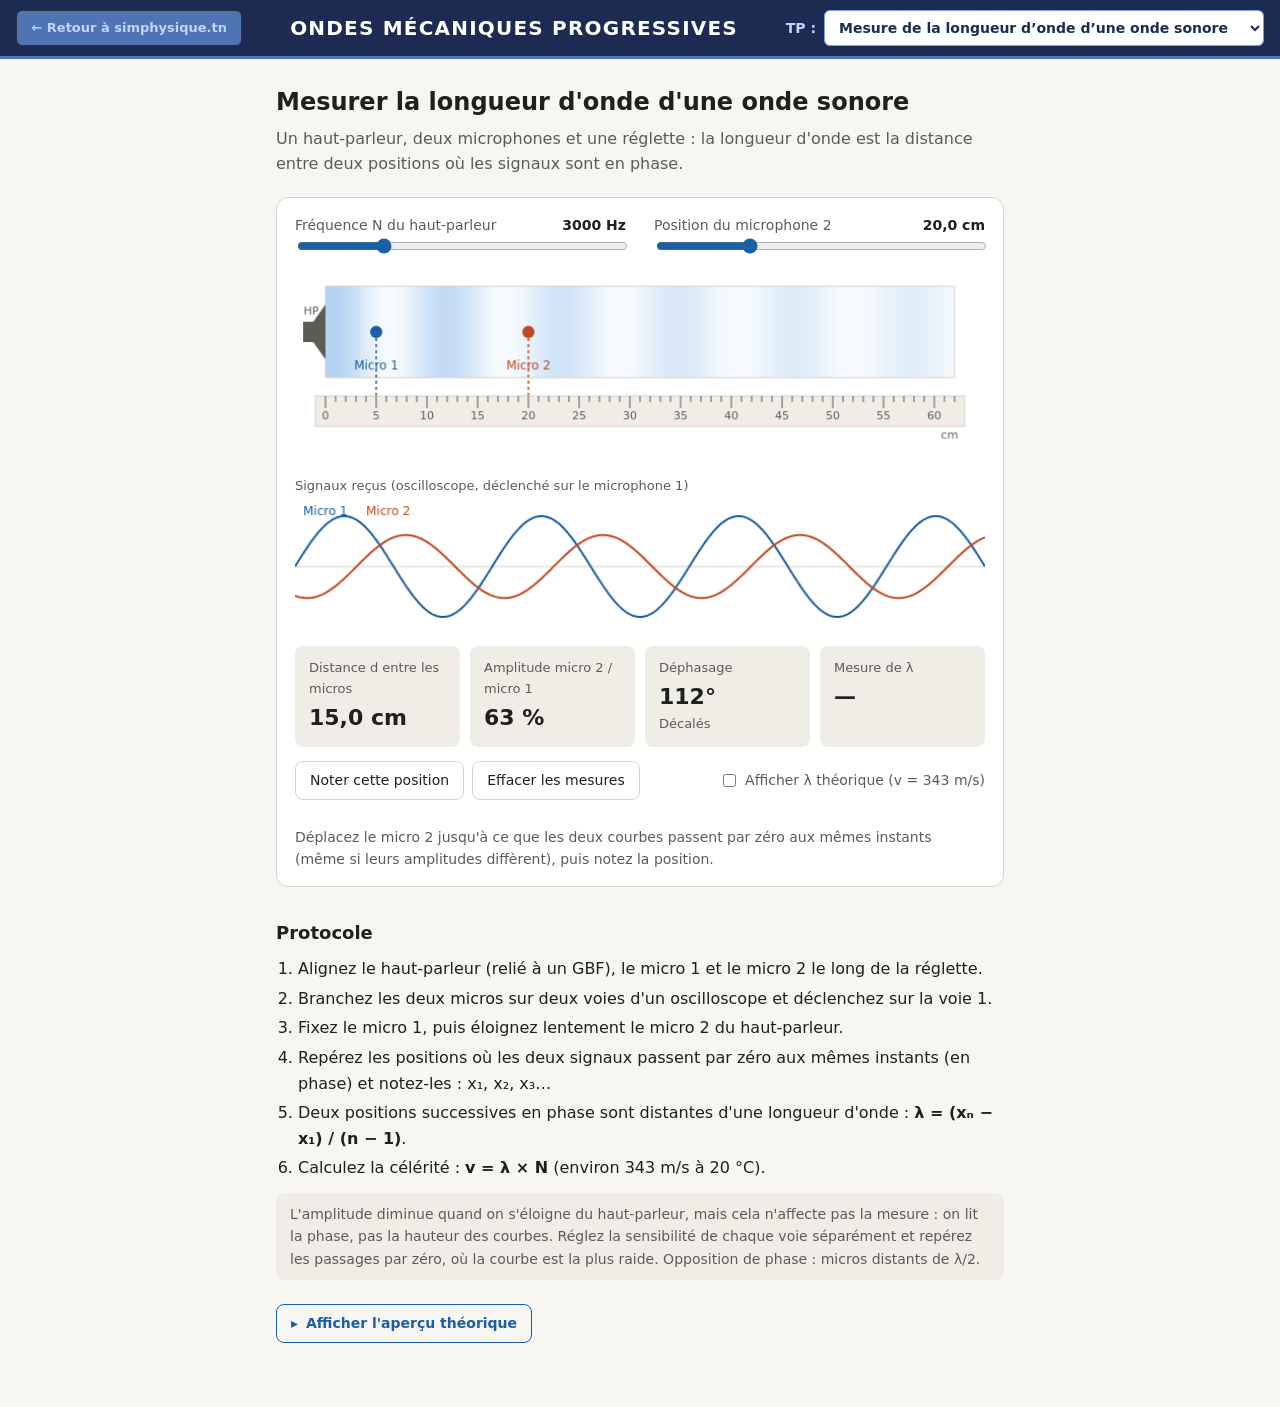
<file: onde_sonore.html>
<!DOCTYPE html>
<html lang="fr">
<head>
<meta charset="utf-8">
<meta name="viewport" content="width=device-width, initial-scale=1">
<title>Mesure de la longueur d'onde d'une onde sonore</title>
<style>
:root{
  color-scheme:light dark;
  --bg:#f7f6f2;--card:#ffffff;--tile:#efede6;--text:#1f1f1c;--text2:#5c5b55;--border:#d6d3c8;
  --blue:#185FA5;--coral:#C0471F;--green:#0F6E56;--red:#A32D2D;--amber:#854F0B;
  --wave:55,138,221;
}
@media (prefers-color-scheme:dark){
  :root{--bg:#1b1b19;--card:#242422;--tile:#2d2d2a;--text:#ecebe5;--text2:#a9a79d;--border:#43423d;
  --blue:#6FB0EE;--coral:#F0997B;--green:#5DCAA5;--red:#F09595;--amber:#EF9F27;}
}
*{box-sizing:border-box}
body{margin:0;background:var(--bg);color:var(--text);font:16px/1.6 system-ui,-apple-system,"Segoe UI",Roboto,sans-serif}
main{max-width:760px;margin:0 auto;padding:24px 16px 48px}
h1{font-size:24px;font-weight:600;margin:0 0 4px}
h2{font-size:18px;font-weight:600;margin:32px 0 8px}
p.lead{color:var(--text2);margin:0 0 20px}
.card{background:var(--card);border:1px solid var(--border);border-radius:12px;padding:16px 18px}
.controls{display:flex;flex-wrap:wrap;gap:14px 28px;margin-bottom:14px}
.ctl{flex:1;min-width:240px}
.ctl .row{display:flex;justify-content:space-between;font-size:14px;color:var(--text2)}
.ctl .row b{color:var(--text);font-weight:600}
input[type=range]{width:100%;accent-color:var(--blue)}
canvas{width:100%;height:auto;display:block}
.cap{font-size:13px;color:var(--text2);margin:12px 0 4px}
.grid{display:grid;grid-template-columns:repeat(auto-fit,minmax(150px,1fr));gap:10px;margin:14px 0}
.tile{background:var(--tile);border-radius:8px;padding:12px 14px}
.tile .l{font-size:13px;color:var(--text2)}
.tile .v{font-size:22px;font-weight:600}
.tile .s{font-size:13px;color:var(--text2)}
.actions{display:flex;flex-wrap:wrap;gap:8px;align-items:center}
button{font:inherit;font-size:14px;color:var(--text);background:transparent;border:1px solid var(--border);border-radius:8px;padding:7px 14px;cursor:pointer}
button:hover{background:var(--tile)}
button:focus-visible,input:focus-visible{outline:2px solid var(--blue);outline-offset:2px}
label.chk{margin-left:auto;font-size:14px;color:var(--text2);display:flex;gap:6px;align-items:center}
#err{font-size:13px;color:var(--red);min-height:20px;margin-top:6px}
#lst{font-size:14px;color:var(--text2)}
ol,ul{padding-left:22px;margin:6px 0}
li{margin:4px 0}
.toggle{margin-top:24px !important;display:inline-flex;align-items:center;gap:8px;margin:0 0 16px;border-color:var(--blue);color:var(--blue);font-weight:600}
.toggle .arrow{display:inline-block;transition:transform .2s}
.toggle[aria-expanded="true"] .arrow{transform:rotate(90deg)}
.theory{margin:0 0 20px}
.theory h2{margin-top:24px}
.theory h2:first-child{margin-top:0}
.theory h3{font-size:16px;font-weight:600;margin:16px 0 4px}
.theory p{margin:6px 0}
table{width:100%;border-collapse:collapse;font-size:14px;margin:8px 0}
th,td{text-align:left;padding:6px 10px;border-bottom:1px solid var(--border)}
th{color:var(--text2);font-weight:600}
.eq{background:var(--tile);border-radius:8px;padding:8px 14px;margin:8px 0;font-size:15px}
.note{background:var(--tile);border-radius:8px;padding:10px 14px;font-size:14px;color:var(--text2);margin-top:12px}
</style>
<style>
.tpbar{display:flex;flex-wrap:wrap;align-items:center;justify-content:space-between;gap:10px 16px;width:100%;padding:10px 16px;background:#1d2b53;border-bottom:3px solid #5074b3;color:#fff;font-family:'Segoe UI',system-ui,-apple-system,Roboto,Arial,sans-serif;line-height:1.3;text-align:left}
.tpbar,.tpbar *{box-sizing:border-box}
.tpbar .tp-home{display:inline-flex;align-items:center;gap:6px;text-decoration:none;color:#bcd6ff;background:#5074b3;border:1px solid #2a2f38;border-radius:6px;font-size:13px;font-weight:600;padding:.55rem .9rem;margin:0;white-space:nowrap}
.tpbar .tp-home:hover{border-color:#7C9EF0;color:#fff}
.tpbar .tp-title{flex:1 1 280px;text-align:center;margin:0;font-size:1.25rem;font-weight:800;letter-spacing:.06em;color:#fff;text-shadow:none}
.tpbar .tp-sel{display:flex;align-items:center;gap:8px;margin:0;font-size:14px;font-weight:600;color:#bcd6ff}
.tpbar .tp-sel select{max-width:min(440px,70vw);padding:8px 10px;border-radius:6px;border:1px solid #7C9EF0;background:#fff;color:#1d2b53;font:inherit;font-weight:600;cursor:pointer}
@media (max-width:720px){.tpbar .tp-title{order:-1;flex-basis:100%;font-size:1.05rem}}
@media print{.tpbar{display:none!important}}
</style>
</head>
<body>
<nav class="tpbar" aria-label="Navigation entre les TP">
  <a class="tp-home" href="https://simphysique.tn/">← Retour à simphysique.tn</a>
  <div class="tp-title" role="heading" aria-level="1">ONDES MÉCANIQUES PROGRESSIVES</div>
  <label class="tp-sel">TP :
    <select id="tpMenu"><option value="onde_corde.html">Propagation d’une onde progressive le long d’une corde élastique tendue</option><option value="index.html">Propagation d’une onde progressive à la surface de l’eau</option><option selected value="onde_sonore.html">Mesure de la longueur d’onde d’une onde sonore</option></select>
  </label>
</nav>
<script>
(function(){var s=document.getElementById('tpMenu');
s.addEventListener('change',function(){if(s.value)location.href=s.value});
addEventListener('pageshow',function(){for(var i=0;i<s.options.length;i++)if(s.options[i].defaultSelected){s.selectedIndex=i;break}});})();
</script>
<main>
<h1>Mesurer la longueur d'onde d'une onde sonore</h1>
<p class="lead">Un haut-parleur, deux microphones et une réglette : la longueur d'onde est la distance entre deux positions où les signaux sont en phase.</p>


<section class="card" aria-label="Simulation">
  <div class="controls">
    <div class="ctl">
      <div class="row"><label for="f">Fréquence N du haut-parleur</label><b id="fo">3000 Hz</b></div>
      <input type="range" id="f" min="2000" max="6000" step="100" value="3000">
    </div>
    <div class="ctl">
      <div class="row"><label for="x">Position du microphone 2</label><b id="xo">20,0 cm</b></div>
      <input type="range" id="x" min="5" max="60" step="0.1" value="20">
    </div>
  </div>

  <canvas id="c1" role="img" aria-label="Haut-parleur, deux microphones et réglette graduée en centimètres"></canvas>
  <div class="cap">Signaux reçus (oscilloscope, déclenché sur le microphone 1)</div>
  <canvas id="c2" role="img" aria-label="Signaux des deux microphones"></canvas>

  <div class="grid">
    <div class="tile"><div class="l">Distance d entre les micros</div><div class="v" id="dv">15,0 cm</div></div>
    <div class="tile"><div class="l">Amplitude micro 2 / micro 1</div><div class="v" id="av">100 %</div></div>
    <div class="tile"><div class="l">Déphasage</div><div class="v" id="pv">0°</div><div class="s" id="st"></div></div>
    <div class="tile"><div class="l">Mesure de λ</div><div class="v" id="lv">—</div><div class="s" id="vv"></div></div>
  </div>

  <div class="actions">
    <button id="rec">Noter cette position</button>
    <button id="clr">Effacer les mesures</button>
    <label class="chk"><input type="checkbox" id="th"> Afficher λ théorique (v = 343 m/s)</label>
  </div>
  <div id="err" role="alert"></div>
  <div id="lst"></div>
</section>

<h2>Protocole</h2>
<ol>
  <li>Alignez le haut-parleur (relié à un GBF), le micro 1 et le micro 2 le long de la réglette.</li>
  <li>Branchez les deux micros sur deux voies d'un oscilloscope et déclenchez sur la voie 1.</li>
  <li>Fixez le micro 1, puis éloignez lentement le micro 2 du haut-parleur.</li>
  <li>Repérez les positions où les deux signaux passent par zéro aux mêmes instants (en phase) et notez-les : x₁, x₂, x₃…</li>
  <li>Deux positions successives en phase sont distantes d'une longueur d'onde : <b>λ = (xₙ − x₁) / (n − 1)</b>.</li>
  <li>Calculez la célérité : <b>v = λ × N</b> (environ 343 m/s à 20 °C).</li>
</ol>

<div class="note">
  L'amplitude diminue quand on s'éloigne du haut-parleur, mais cela n'affecte pas la mesure : on lit la phase, pas la hauteur des courbes. Réglez la sensibilité de chaque voie séparément et repérez les passages par zéro, où la courbe est la plus raide. Opposition de phase : micros distants de λ/2.
</div>
<button class="toggle" id="tgl" aria-expanded="false" aria-controls="theory"><span class="arrow" aria-hidden="true">▸</span><span id="tgltxt">Afficher l'aperçu théorique</span></button>

<section class="card theory" id="theory" hidden aria-label="Aperçu théorique">
  <h2>Nature de l'onde sonore</h2>
  <p><b>Mécanique.</b> Le son ne se propage que dans un milieu matériel (gaz, liquide ou solide) dont les particules s'entrechoquent de proche en proche. Il n'y a donc pas de son dans le vide : dans l'espace, une explosion est silencieuse.</p>
  <p><b>Longitudinale.</b> Les particules du milieu oscillent <b>dans la direction de propagation</b> de l'onde, et non perpendiculairement comme sur une corde ou à la surface de l'eau (ondes transversales). Il en résulte une succession de zones de compression (pression élevée) et de détente (pression basse). Un ressort long (type Slinky) que l'on pousse puis tire à une extrémité en donne une bonne image. Un haut-parleur fait exactement cela avec sa membrane : elle pousse et tire l'air.</p>
  <p><b>Sphérique (tridimensionnelle).</b> Une source ponctuelle émet dans toutes les directions : les surfaces d'onde sont des sphères centrées sur la source. L'énergie se répartit sur une sphère de surface 4πr². L'intensité sonore diminue donc en <b>1/r²</b> et l'amplitude de la pression en <b>1/r</b> (c'est l'atténuation observée sur le micro éloigné). Loin de la source, une petite portion de sphère est presque plane : on parle d'onde plane.</p>

  <h2>Fréquence, période et longueur d'onde</h2>
  <p>La source vibre avec une fréquence <b>N</b> (en hertz) et une période <b>T = 1/N</b>. Pendant une période, l'onde avance d'une longueur d'onde λ :</p>
  <div class="eq">λ = v × T = v / N &nbsp;&nbsp;soit&nbsp;&nbsp; <b>v = λ × N</b></div>
  <p>Les sons audibles vont d'environ 20 Hz à 20 kHz, soit des longueurs d'onde dans l'air de 17 m à 1,7 cm. Au-delà de 20 kHz, ce sont les ultrasons ; en dessous de 20 Hz, les infrasons.</p>

  <h2>Célérité du son</h2>
  <p>Elle ne dépend ni de la fréquence ni de l'intensité, mais du <b>milieu</b> : elle est plus grande quand le milieu est plus rigide et moins dense.</p>
  <table>
    <tr><th>Milieu</th><th>Célérité approximative</th></tr>
    <tr><td>Air à 0 °C</td><td>331 m/s</td></tr>
    <tr><td>Air à 20 °C</td><td>343 m/s</td></tr>
    <tr><td>Hélium</td><td>environ 970 m/s</td></tr>
    <tr><td>Eau</td><td>environ 1 480 m/s</td></tr>
    <tr><td>Bois</td><td>3 000 à 4 000 m/s</td></tr>
    <tr><td>Acier</td><td>environ 5 000 m/s</td></tr>
  </table>
  <p>Dans l'air, elle augmente avec la température : v ≈ 331 + 0,6 θ (θ en °C), et elle ne dépend presque pas de la pression.</p>
  <h3>Exemples de la vie courante</h3>
  <ul>
    <li><b>Orage :</b> on compte les secondes entre l'éclair et le tonnerre. Le son parcourt environ 1 km en 3 s : 3 s correspondent à 1 km.</li>
    <li><b>Hélium :</b> la voix devient aiguë, car v est plus grande dans ce gaz et les résonances du conduit vocal montent en fréquence.</li>
    <li><b>Rail :</b> on peut entendre un train arriver en collant l'oreille au rail, car le son va bien plus vite dans l'acier que dans l'air.</li>
    <li><b>Mer :</b> les baleines communiquent sur de grandes distances et les sonars exploitent la bonne propagation du son dans l'eau.</li>
  </ul>

  <h2>Réflexion</h2>
  <p>Quand l'onde rencontre un obstacle, une partie revient en arrière selon les mêmes lois que la lumière : l'angle de réflexion est égal à l'angle d'incidence.</p>
  <ul>
    <li><b>Écho :</b> l'oreille sépare deux sons espacés d'environ 0,1 s. Pour un aller-retour à 343 m/s, l'obstacle doit être à au moins 17 m (montagne, sous un grand pont).</li>
    <li><b>Réverbération :</b> dans une petite pièce, les réflexions se mêlent au son direct, d'où la sonorité d'une salle de bains. Mousses et rideaux absorbent le son et réduisent cet effet dans les studios et les cinémas.</li>
    <li><b>Sonar et échographie :</b> la profondeur ou la distance se déduit du temps aller-retour : d = v × t / 2. Les chauves-souris s'orientent de cette façon.</li>
    <li><b>Ondes stationnaires :</b> onde incidente et onde réfléchie se superposent, ce qui crée des maxima et minima d'intensité dans une salle. C'est aussi le principe de la flûte ou de la corde de guitare.</li>
  </ul>

  <h2>Diffraction</h2>
  <p>Une onde qui rencontre une ouverture ou un obstacle de taille comparable à sa longueur d'onde <b>s'étale</b> derrière lui. Les longueurs d'onde audibles sont comparables à la taille des portes, des murs et des objets du quotidien.</p>
  <ul>
    <li>On entend quelqu'un parler <b>derrière un coin de mur</b> ou <b>à travers une porte entrouverte</b> sans le voir. La lumière, de longueur d'onde environ 0,5 µm, est bien trop petite pour être diffractée de la sorte.</li>
    <li>Les <b>graves</b> (grande λ) contournent les obstacles bien mieux que les aigus : à travers une cloison, on entend surtout la basse de la musique du voisin.</li>
    <li>Un haut-parleur d'aigus est <b>directif</b> (λ petite devant sa taille), alors qu'un caisson de basses rayonne presque dans toutes les directions.</li>
  </ul>

  <h2>Lien avec l'expérience</h2>
  <p>À N = 3 000 Hz, λ ≈ 11 cm : la réglette suffit pour la mesurer. On exploite la phase, liée à λ, et non l'amplitude. L'atténuation en 1/r et les réflexions parasites sur la table et les murs sont les principales sources d'erreur.</p>
</section>
</main>

<script>
const C=343,X0=30,S=10,X1=5,R0=20;
const cv1=document.getElementById('c1'),cv2=document.getElementById('c2');
const dpr=window.devicePixelRatio||1;
function setup(c,w,h){c.width=w*dpr;c.height=h*dpr;const g=c.getContext('2d');g.setTransform(dpr,0,0,dpr,0,0);return g;}
const g1=setup(cv1,680,185),g2=setup(cv2,680,130);
const fS=document.getElementById('f'),xS=document.getElementById('x');
let rec=[];
const root=document.documentElement;
function col(n,fb){const v=getComputedStyle(root).getPropertyValue(n).trim();return v||fb;}
function lam(){return C/(+fS.value)*100;}
function amp(x){return (X1+R0)/(x+R0);}
function phase(){const d=+xS.value-X1;return ((2*Math.PI*d/lam())%(2*Math.PI)+2*Math.PI)%(2*Math.PI);}
function inPhase(){const p=phase();return Math.min(p,2*Math.PI-p)<0.15;}
function fmt(v,n){return v.toFixed(n).replace('.',',');}

function field(t){
  const g=g1,L=lam(),k=2*Math.PI/L;
  const blue=col('--blue','#185FA5'),coral=col('--coral','#C0471F'),t2=col('--text2','#777'),tile=col('--tile','#eee'),bd=col('--border','#999');
  g.clearRect(0,0,680,185);
  const wave=col('--wave','55,138,221');
  for(let px=X0;px<X0+62*S;px+=2){
    const xc=(px-X0)/S;
    const p=Math.cos(k*xc-2*Math.PI*0.6*t);
    const a=Math.min(1,amp(xc));
    g.fillStyle='rgba('+wave+','+(0.04+0.34*a*(p+1)/2).toFixed(3)+')';
    g.fillRect(px,10,2,90);
  }
  g.strokeStyle=bd;g.lineWidth=1;g.strokeRect(X0,10,62*S,90);
  g.fillStyle=t2;
  g.fillRect(8,45,10,20);g.beginPath();g.moveTo(18,45);g.lineTo(X0,28);g.lineTo(X0,82);g.lineTo(18,65);g.closePath();g.fill();
  g.font='11px system-ui,sans-serif';g.textAlign='center';g.fillText('HP',16,38);
  const x2=+xS.value;
  [[X1,'Micro 1',blue],[x2,'Micro 2',coral]].forEach(([x,l,c])=>{
    const px=X0+x*S;
    g.strokeStyle=c;g.lineWidth=1.5;g.setLineDash([3,3]);g.beginPath();g.moveTo(px,55);g.lineTo(px,118);g.stroke();g.setLineDash([]);
    g.fillStyle=c;g.beginPath();g.arc(px,55,6,0,6.2832);g.fill();
    g.font='12px system-ui,sans-serif';g.textAlign='center';g.fillText(l,px,92);
  });
  g.fillStyle=tile;g.fillRect(X0-10,118,62*S+20,30);
  g.strokeStyle=bd;g.lineWidth=1;g.strokeRect(X0-10,118,62*S+20,30);
  g.strokeStyle=t2;g.fillStyle=t2;
  g.font='11px system-ui,sans-serif';g.textAlign='center';
  for(let c=0;c<=62;c++){
    const px=X0+c*S,h=c%5==0?12:6;
    g.beginPath();g.moveTo(px,118);g.lineTo(px,118+h);g.stroke();
    if(c%5==0&&c<=60)g.fillText(c,px,141);
  }
  g.fillText('cm',X0+61.5*S,160);
  const green=col('--green','#0F6E56');
  rec.forEach(r=>{const px=X0+r*S;g.fillStyle=green;g.beginPath();g.moveTo(px,150);g.lineTo(px-5,162);g.lineTo(px+5,162);g.closePath();g.fill();});
  if(document.getElementById('th').checked){
    g.strokeStyle=t2;g.lineWidth=1;
    const px1=X0+X1*S,px2=X0+(X1+L)*S;
    g.beginPath();g.moveTo(px1,176);g.lineTo(px2,176);g.stroke();
    g.beginPath();g.moveTo(px1,172);g.lineTo(px1,180);g.moveTo(px2,172);g.lineTo(px2,180);g.stroke();
    g.fillStyle=t2;g.font='12px system-ui,sans-serif';g.textAlign='left';
    g.fillText('λ = '+fmt(L,1)+' cm',Math.min(px2+8,600),180);
  }
}

function scope(){
  const g=g2,W=680,H=130,mid=H/2,A=50,ph=phase(),r=amp(+xS.value);
  const blue=col('--blue','#185FA5'),coral=col('--coral','#C0471F');
  g.clearRect(0,0,W,H);
  g.strokeStyle=col('--border','#ddd');g.lineWidth=1;
  g.beginPath();g.moveTo(0,mid);g.lineTo(W,mid);g.stroke();
  const T=3.5*2*Math.PI;
  [[blue,0,1],[coral,ph,r]].forEach(([c,d,a])=>{
    g.strokeStyle=c;g.lineWidth=2;g.beginPath();
    for(let px=0;px<=W;px++){const th=px/W*T;const y=mid-A*a*Math.sin(th-d);px?g.lineTo(px,y):g.moveTo(px,y);}
    g.stroke();
  });
  g.font='12px system-ui,sans-serif';g.textAlign='left';
  g.fillStyle=blue;g.fillText('Micro 1',8,14);
  g.fillStyle=coral;g.fillText('Micro 2',70,14);
}

function readout(){
  const f=+fS.value,x=+xS.value,d=x-X1,p=phase()*180/Math.PI;
  document.getElementById('fo').textContent=f+' Hz';
  document.getElementById('xo').textContent=fmt(x,1)+' cm';
  document.getElementById('dv').textContent=fmt(d,1)+' cm';
  document.getElementById('av').textContent=Math.round(amp(x)*100)+' %';
  document.getElementById('pv').textContent=Math.round(p>359.5?0:p)+'°';
  const st=document.getElementById('st');
  if(inPhase()){st.textContent='Signaux en phase';st.style.color=col('--green','#0F6E56');}
  else if(Math.abs(p-180)<8){st.textContent='Signaux en opposition';st.style.color=col('--amber','#854F0B');}
  else{st.textContent='Décalés';st.style.color=col('--text2','#777');}
  const n=rec.length;
  document.getElementById('lst').textContent=n
    ?('Positions du micro 2 en phase : '+rec.map(r=>fmt(r,1)+' cm').join(' ; '))
    :"Déplacez le micro 2 jusqu'à ce que les deux courbes passent par zéro aux mêmes instants (même si leurs amplitudes diffèrent), puis notez la position.";
  if(n>=2){
    const l=(rec[n-1]-rec[0])/(n-1);
    document.getElementById('lv').textContent='λ ≈ '+fmt(l,1)+' cm';
    document.getElementById('vv').textContent='v = λ·N ≈ '+Math.round(l/100*f)+' m/s';
  }else{
    document.getElementById('lv').textContent='—';
    document.getElementById('vv').textContent=n?'Il faut au moins 2 positions':'';
  }
}
function upd(){document.getElementById('err').textContent='';readout();scope();}
fS.oninput=()=>{rec=[];upd();};
xS.oninput=upd;
document.getElementById('rec').onclick=()=>{
  const x=+xS.value,e=document.getElementById('err');
  if(!inPhase()){e.textContent='Les signaux ne sont pas en phase ici. Ajustez la position du micro 2.';return;}
  if(rec.some(r=>Math.abs(r-x)<1)){e.textContent='Cette position est déjà notée.';return;}
  rec.push(x);rec.sort((a,b)=>a-b);upd();
};
document.getElementById('clr').onclick=()=>{rec=[];upd();};
document.getElementById('tgl').onclick=()=>{
  const t=document.getElementById('theory'),b=document.getElementById('tgl');
  const open=t.hidden;t.hidden=!open;
  b.setAttribute('aria-expanded',open);
  document.getElementById('tgltxt').textContent=open?"Masquer l'aperçu théorique":"Afficher l'aperçu théorique";
  if(open)t.scrollIntoView({behavior:'smooth',block:'start'});
};
window.matchMedia('(prefers-color-scheme: dark)').addEventListener('change',upd);
upd();
const t0=performance.now();
const still=window.matchMedia('(prefers-reduced-motion: reduce)').matches;
function loop(now){field(still?0:(now-t0)/1000);requestAnimationFrame(loop);}
requestAnimationFrame(loop);
</script>
</body>
</html>
</file>
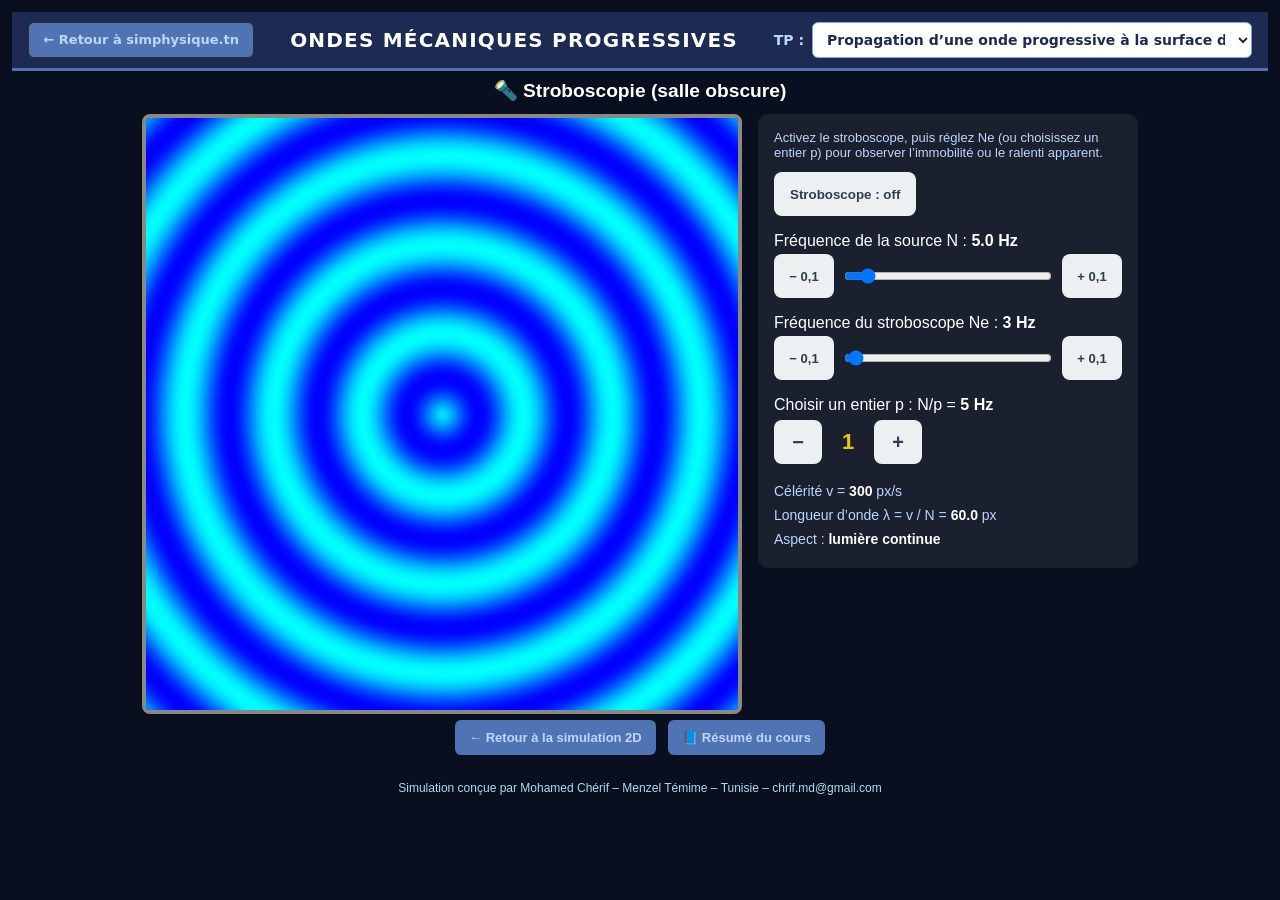
<file: salle_obs.html>
<!DOCTYPE html>
<html lang="fr">
<head>
<meta charset="UTF-8">
<meta name="viewport" content="width=device-width, initial-scale=1.0">
<title>Stroboscopie – salle obscure</title>
<style>
  * { box-sizing: border-box; }
  body { margin:0; background:#0a0f1f; color:#fff; font-family: Arial, sans-serif; text-align:center; padding:12px; }
  h2 { font-size:1.2rem; margin:8px 0 12px; }
  .wrap { display:flex; flex-wrap:wrap; gap:16px; justify-content:center; align-items:flex-start; max-width:1000px; margin:auto; }
  canvas { width:min(600px,100%); height:auto; aspect-ratio:1/1; background:#000814; border:4px solid #898885; border-radius:8px; display:block; }
  .panel { flex:1 1 280px; max-width:380px; background:rgba(255,255,255,.07); border-radius:10px; padding:16px; text-align:left; }
  .hint { color:#bcd6ff; font-size:13px; margin-bottom:12px; }
  button { min-height:44px; padding:0 16px; border:0; border-radius:8px; font-weight:700; cursor:pointer; background:#ecf0f1; color:#2c3e50; touch-action:manipulation; user-select:none; }
  button.on { background:#f1c40f; }
  button:active { filter:brightness(.85); }
  input[type=range] { width:100%; height:32px; }
  .row { margin-top:16px; }
  .step { display:flex; align-items:center; gap:8px; margin-top:4px; }
  .step button { flex:0 0 auto; min-width:60px; padding:0 10px; font-size:13px; }
  .step input[type=range] { flex:1 1 auto; min-width:0; }
  .pbox { display:flex; align-items:center; gap:12px; margin-top:6px; }
  .pbox button { min-width:48px; font-size:20px; }
  .pbox .pnum { font-size:22px; font-weight:700; min-width:28px; text-align:center; color:#f1c40f; }
  .out { margin-top:16px; font-size:14px; color:#bcd6ff; line-height:1.7; }
  .out b { color:#fff; }
  .nav a { display:inline-block; margin:6px 4px; padding:10px 14px; border-radius:6px; background:#5074b3; color:#bcd6ff; text-decoration:none; font-weight:700; font-size:13px; }
  footer { margin-top:20px; font-size:12px; color:#aaddf1; }
</style>
<style>
.tpbar{display:flex;flex-wrap:wrap;align-items:center;justify-content:space-between;gap:10px 16px;width:100%;padding:10px 16px;background:#1d2b53;border-bottom:3px solid #5074b3;color:#fff;font-family:'Segoe UI',system-ui,-apple-system,Roboto,Arial,sans-serif;line-height:1.3;text-align:left}
.tpbar,.tpbar *{box-sizing:border-box}
.tpbar .tp-home{display:inline-flex;align-items:center;gap:6px;text-decoration:none;color:#bcd6ff;background:#5074b3;border:1px solid #2a2f38;border-radius:6px;font-size:13px;font-weight:600;padding:.55rem .9rem;margin:0;white-space:nowrap}
.tpbar .tp-home:hover{border-color:#7C9EF0;color:#fff}
.tpbar .tp-title{flex:1 1 280px;text-align:center;margin:0;font-size:1.25rem;font-weight:800;letter-spacing:.06em;color:#fff;text-shadow:none}
.tpbar .tp-sel{display:flex;align-items:center;gap:8px;margin:0;font-size:14px;font-weight:600;color:#bcd6ff}
.tpbar .tp-sel select{max-width:min(440px,70vw);padding:8px 10px;border-radius:6px;border:1px solid #7C9EF0;background:#fff;color:#1d2b53;font:inherit;font-weight:600;cursor:pointer}
@media (max-width:720px){.tpbar .tp-title{order:-1;flex-basis:100%;font-size:1.05rem}}
@media print{.tpbar{display:none!important}}
</style>
</head>
<body>
<nav class="tpbar" aria-label="Navigation entre les TP">
  <a class="tp-home" href="https://simphysique.tn/">← Retour à simphysique.tn</a>
  <div class="tp-title" role="heading" aria-level="1">ONDES MÉCANIQUES PROGRESSIVES</div>
  <label class="tp-sel">TP :
    <select id="tpMenu"><option value="onde_corde.html">Propagation d’une onde progressive le long d’une corde élastique tendue</option><option value="index.html" selected>Propagation d’une onde progressive à la surface de l’eau</option><option value="onde_sonore.html">Mesure de la longueur d’onde d’une onde sonore</option></select>
  </label>
</nav>
<script>
(function(){var s=document.getElementById('tpMenu');
s.addEventListener('change',function(){if(s.value)location.href=s.value});
addEventListener('pageshow',function(){for(var i=0;i<s.options.length;i++)if(s.options[i].defaultSelected){s.selectedIndex=i;break}});})();
</script>

<h2>🔦 Stroboscopie (salle obscure)</h2>

<div class="wrap">
  <canvas id="canvas" width="400" height="400"></canvas>

  <div class="panel">
    <div class="hint">Activez le stroboscope, puis réglez Ne (ou choisissez un entier p) pour observer l’immobilité ou le ralenti apparent.</div>
    <button id="Stroboscope">Stroboscope : off</button>

    <div class="row">
      Fréquence de la source N : <b><span id="fval">5.0</span> Hz</b>
      <div class="step">
        <button id="nMinus" aria-label="Diminuer N de 0,1 Hz">− 0,1</button>
        <input type="range" id="freq" min="1" max="50" step="0.1" value="5">
        <button id="nPlus" aria-label="Augmenter N de 0,1 Hz">+ 0,1</button>
      </div>
    </div>

    <div class="row">
      Fréquence du stroboscope Ne : <b><span id="sval">5</span> Hz</b>
      <div class="step">
        <button id="neMinus" aria-label="Diminuer Ne de 0,1 Hz">− 0,1</button>
        <input type="range" id="strobe" min="1" max="100" step="0.1" value="5">
        <button id="nePlus" aria-label="Augmenter Ne de 0,1 Hz">+ 0,1</button>
      </div>
    </div>

    <div class="row">
      Choisir un entier p : N/p = <b><span id="np">5</span> Hz</b>
      <div class="pbox">
        <button id="pMinus" aria-label="Diminuer p">−</button>
        <span class="pnum" id="pval">1</span>
        <button id="pPlus" aria-label="Augmenter p">+</button>
      </div>
    </div>

    <div class="out">
      Célérité v = <b><span id="vval">300</span></b> px/s<br>
      Longueur d’onde λ = v / N = <b><span id="lambda">60.0</span></b> px<br>
      Aspect : <b id="aspect">lumière continue</b>
    </div>
  </div>
</div>

<div class="nav">
  <a href="index.html">← Retour à la simulation 2D</a>
  <a href="cours.html">📘 Résumé du cours</a>
</div>
<footer>Simulation conçue par Mohamed Chérif – Menzel Témime – Tunisie – chrif.md@gmail.com</footer>

<script>
const canvas = document.getElementById("canvas");
const ctx = canvas.getContext("2d");
const W = canvas.width, H = canvas.height;
const speed = 300; // célérité (px/s) : λ ≥ 6 px même pour N = 50 Hz
document.getElementById("vval").textContent = speed;

const N_MIN = 1, N_MAX = 50, NE_MIN = 1, NE_MAX = 100;
let freq = 5, strobeFreq = 5, strobeOn = false, p = 1;
let startMs = performance.now();
let lastK = null;

const $ = id => document.getElementById(id);
const clamp = (x, a, b) => Math.min(b, Math.max(a, x));
const r1 = x => Math.round(x * 10) / 10;
const fmt = x => String(Math.round(x * 100) / 100);

// Distances au centre précalculées (évite sqrt à chaque image)
const dist = new Float32Array(W * H);
for (let y = 0; y < H; y++)
  for (let x = 0; x < W; x++)
    dist[y * W + x] = Math.hypot(x - W / 2, y - H / 2);

const img = ctx.createImageData(W, H);
const data = img.data;

function drawWave(t) {
  const k = 2 * Math.PI * freq / speed;
  const phase = 2 * Math.PI * freq * t;
  for (let i = 0, n = W * H; i < n; i++) {
    const v = Math.sin(k * dist[i] - phase);
    const q = i * 4;
    data[q] = 0;
    data[q + 1] = (v + 1) * 127;
    data[q + 2] = 255;
    data[q + 3] = 255;
  }
  ctx.putImageData(img, 0, 0);
}

function updateInfo() {
  $("fval").textContent = freq.toFixed(1);
  $("sval").textContent = fmt(strobeFreq);
  $("pval").textContent = p;
  $("np").textContent = fmt(freq / p);
  $("lambda").textContent = (speed / freq).toFixed(1);

  let txt = "lumière continue";
  if (strobeOn) {
    const m  = Math.max(1, Math.round(freq / strobeFreq));
    const fa = freq - m * strobeFreq;           // fréquence apparente (signée)
    if (Math.abs(fa) < 0.005) {
      txt = "immobilité apparente (Ne = N/" + m + ")";
    } else if (Math.abs(fa) <= 0.15 * strobeFreq) {
      txt = "ralenti apparent " + (fa > 0 ? "dans le sens réel" : "en sens inverse")
          + " (" + Math.abs(fa).toFixed(2) + " Hz)";
    } else if (strobeFreq > freq) {
      txt = "Ne > N : images multiples, mouvement saccadé";
    } else {
      txt = "mouvement désordonné";
    }
  }
  $("aspect").textContent = txt;
}

function reset() { lastK = null; updateInfo(); }

function setFreq(v) {
  freq = clamp(r1(v), N_MIN, N_MAX);
  $("freq").value = freq;
  p = clamp(p, 1, Math.max(1, Math.floor(freq)));   // garde N/p ≥ 1 Hz
  reset();
}

// exact = true : valeur non arrondie (Ne = N/p), pour une immobilité parfaite
function setStrobe(v, exact) {
  strobeFreq = clamp(exact ? v : r1(v), NE_MIN, NE_MAX);
  $("strobe").value = strobeFreq;
  reset();
}

function setP(n) {
  p = clamp(n, 1, Math.max(1, Math.floor(freq)));
  setStrobe(freq / p, true);
}

// Boutons : un clic = un pas ; maintenir appuyé = répétition
function hold(btn, fn) {
  let t1, t2;
  const stop = () => { clearTimeout(t1); clearInterval(t2); };
  btn.addEventListener("pointerdown", e => {
    e.preventDefault(); fn();
    t1 = setTimeout(() => { t2 = setInterval(fn, 70); }, 400);
  });
  ["pointerup", "pointerleave", "pointercancel"].forEach(ev => btn.addEventListener(ev, stop));
  btn.addEventListener("keydown", e => {
    if (e.key === "Enter" || e.key === " ") { e.preventDefault(); fn(); }
  });
}

// Ne quelconque (ni N/p, ni proche) : c'est à l'élève de chercher l'immobilité
function randomNe() {
  let ne = strobeFreq;
  for (let i = 0; i < 200; i++) {
    const hi = i < 100 ? 0.95 : 1.4;
    ne = clamp(r1(freq * (0.55 + (hi - 0.55) * Math.random())), NE_MIN, NE_MAX);
    const m = Math.max(1, Math.round(freq / ne));
    if (Math.abs(freq - m * ne) > 0.2 * ne) break;
  }
  p = 1;
  setStrobe(ne);
}

$("freq").oninput   = e => setFreq(+e.target.value);
$("strobe").oninput = e => setStrobe(+e.target.value);
hold($("nMinus"),  () => setFreq(freq - 0.1));
hold($("nPlus"),   () => setFreq(freq + 0.1));
hold($("neMinus"), () => setStrobe(strobeFreq - 0.1));
hold($("nePlus"),  () => setStrobe(strobeFreq + 0.1));
hold($("pMinus"),  () => setP(p - 1));
hold($("pPlus"),   () => setP(p + 1));

$("Stroboscope").onclick = e => {
  strobeOn = !strobeOn;
  e.target.textContent = "Stroboscope : " + (strobeOn ? "on" : "off");
  e.target.classList.toggle("on", strobeOn);
  if (strobeOn) randomNe(); else reset();
};

function animate(now) {
  const t = (now - startMs) / 1000;
  if (strobeOn) {
    // éclairs aux instants k/Ne : on ne redessine qu'à chaque éclair
    const k = Math.floor(t * strobeFreq);
    if (k !== lastK) { lastK = k; drawWave(k / strobeFreq); }
  } else {
    drawWave(t);
  }
  requestAnimationFrame(animate);
}
randomNe();
requestAnimationFrame(animate);
</script>
</body>
</html>
</file>
<file: style.css>
/* Reset et styles de base */
* {
    margin: 0;
    padding: 0;
    box-sizing: border-box;
}

body {
    font-family: 'Segoe UI', Tahoma, Geneva, Verdana, sans-serif;
    background: linear-gradient(135deg, #667eea 0%, #764ba2 100%);
    color: #333;
    min-height: 100vh;
    line-height: 1.6;
}
.spacer {
    height: 0;
    margin: 0;
    padding: 0;
}

.container {
    max-width: 1400px;
    margin: 0 auto;
    padding: 20px;
}

/* Header */
header {
    text-align: center;
    margin-bottom: 20px;
    color: white;
}

header h1 {
 
    font-size: 1.5rem;
    margin-bottom: 0px;
    text-shadow: 2px 2px 4px rgba(0,0,0,0.3);
}

header p {
    font-size: 1.2rem;
    opacity: 0.9;
}

/* Layout principal */
main {
    display: flex;
    flex-direction: column;
    gap: 10px;
    align-items: center;
}

/* Zone de simulation */
.simulation-area {
    background: white;
    border-radius: 15px;
    padding: 25px;
    box-shadow: 0 10px 30px rgba(0,0,0,0.2);
    width: 100%;
    max-width: 700px;
}

.main-view, .cross-section-view {
    margin-bottom: 25px;
}

.main-view h2, .cross-section-view h2 {
    color: #2d3e50;
    margin-bottom: 50px;
    font-size: 1.3rem;
    border-bottom: 1px solid #3498db;
    padding-bottom:10px;
	
}

/* Canvas */
canvas {
    border: 4px solid #898885;
    border-radius: 8px;
    background: #f8f9fa;
    display: block;
    margin-top:0;
    box-shadow: 0 4px 15px rgba(0,0,0,0.1);
}

#mainCanvas {
    background: radial-gradient(circle at center, #03416f 0%, #bbdefb 100%);
	margin-top:0px;
}

#crossSectionCanvas {
    background: linear-gradient(to bottom, #e1f5fe 0%, #b3e5fc 50%, #81d4fa 100%);
}

/* Panneau de contrôles */
.controls-panel {
    background: white;
    border-radius: 15px;
    padding: 25px;
    box-shadow: 0 10px 30px rgba(0,0,0,0.2);
    height: fit-content;
    width: 100%;
    max-width: 700px;
}

.control-section {
    margin-bottom: 25px;
    padding-bottom: 50px;
    border-bottom: 1px solid #ecf0f1;
}

.control-section:last-child {
    border-bottom: none;
    margin-bottom: 0;
}

.control-section h3 {
    color: #2c3e50;
    margin-bottom: 5px;
    font-size: 1.1rem;
	
}

/* Boutons de contrôle */
.control-group {
    display: flex;
    flex-wrap: wrap;
    gap: 5px;
}

.control-btn {
    padding: 6px 12px;
    border: none;
    border-radius: 8px;
    font-size: 0.9rem;
    font-weight: 600;
    cursor: pointer;
    transition: all 0.3s ease;
    background: #ecf0f1;
    color: #2c3e50;
    flex: 1;
    min-width: 100px;
	 margin-bottom: 10px;
}

.control-btn:hover {
    transform: translateY(-2px);
    box-shadow: 0 4px 12px rgba(0,0,0,0.15);
}

.control-btn.primary {
    background: #3498db;
    color: white;
}

.control-btn.primary:hover {
    background: #2980b9;
}

.control-btn:active {
    transform: translateY(0);
}

/* Contrôles de paramètres */
.parameter-control {
    margin-bottom: 15px;
	margin-top:10px;
}

.parameter-control label {
    display: block;
    margin-bottom: 8px;
    font-weight: 600;
    color: #2c3e50;
}

.parameter-control input[type="range"] {
    width: 100%;
    height: 6px;
    border-radius: 3px;
    background: #ecf0f1;
    outline: none;
    margin-bottom: 5px;
    -webkit-appearance: none;
}

.parameter-control input[type="range"]::-webkit-slider-thumb {
    -webkit-appearance: none;
    appearance: none;
    width: 20px;
    height: 20px;
    border-radius: 50%;
    background: #3498db;
    cursor: pointer;
    box-shadow: 0 2px 6px rgba(0,0,0,0.2);
    transition: all 0.3s ease;
}

.parameter-control input[type="range"]::-webkit-slider-thumb:hover {
    background: #2980b9;
    transform: scale(1.1);
}

.parameter-control input[type="range"]::-moz-range-thumb {
    width: 20px;
    height: 20px;
    border-radius: 50%;
    background: #3498db;
    cursor: pointer;
    border: none;
    box-shadow: 0 2px 6px rgba(0,0,0,0.2);
}

.parameter-control span {
    font-weight: 600;
    color: #3498db;
    font-size: 0.9rem;
}

/* Paramètres calculés */
.calculated-params {
    display: flex;
    flex-direction: column;
    gap: 5px;
	margin-top:5px;
}

.param-display {
    display: flex;
    justify-content: space-between;
    align-items: center;
    padding: 8px 20px;
    background: #f8f9fa;
    border-radius: 6px;
    border-left: 4px solid #3498db;
	margin-top:10px;
	
}

.param-label {
    font-weight: 600;
    color: #2c3e50;
	
}

.param-display span:last-child {
    font-weight: 700;
    color: #3498db;
}

/* Contrôles de coupe transversale */
.cross-section-controls {
    display: flex;
    flex-direction: column;
    gap: 5px;
}

.cross-section-view {
    display: none;
    animation: fadeIn 0.5s ease-in-out;
}

.cross-section-view.visible {
    display: block;
}

@keyframes fadeIn {
    from { opacity: 0; transform: translateY(-10px); }
    to { opacity: 1; transform: translateY(0); }
}

/* Footer */
footer {
    text-align: center;
    margin-top: 30px;
    color: white;
    opacity: 0.8;
}

footer p {
    margin-bottom: 5px;
    font-size: 0.9rem;
}

/* Contrôles pas à pas */
.step-controls {
	
    margin-top: 20px;
    padding-top: 15px;
    border-top: 1px solid #ecf0f1;
}

.step-controls h4 {
    margin: 0 0 15px 0;
    color: #2c3e50;
    font-size: 14px;
    font-weight: 600;
}

.control-btn.step {
    background: linear-gradient(135deg, #f39c12, #e67e22);
    color: white;
    font-size: 12px;
    padding: 8px 12px;
    min-width: 100px;
	/*display: flex;
  justify-content: center; /* Centre horizontalement */
  gap: 15px; /* Espace entre les boutons */
  margin-top: 10px; 
  margin-left: 80px;
}

.control-btn.step:hover {
    background: linear-gradient(135deg, #e67e22, #d35400);
    transform: translateY(-1px);
}

.control-btn.step:active {
    transform: translateY(0);
}
@media (max-width: 768px) {
    .container {
        padding: 15px;
    }
    
    header h1 {
        font-size: 2rem;
    }
    
    header p {
        font-size: 1rem;
    }
    
    canvas {
        max-width: 100%;
        height: auto;
    }
    
    
    
    .control-group {
        flex-direction: column;
    }
    
    .control-btn {
        min-width: auto;
		
    }
}

@media (max-width: 480px) {
    .simulation-area, .controls-panel {
        padding: 15px;
    }
    
    .param-display {
        flex-direction: column;
        align-items: flex-start;
        gap: 5px;
    }
}

/* États spéciaux */
.frozen {
    border: 3px solid #e74c3c !important;
    box-shadow: 0 0 15px rgba(231, 76, 60, 0.3) !important;
}

.paused {
    opacity: 0.7;
}

/* Animations */
.pulse {
    animation: pulse 2s infinite;
}

@keyframes pulse {
    0% { transform: scale(1); }
    50% { transform: scale(1.05); }
    100% { transform: scale(1); }
}

/* Indicateurs visuels */
.status-indicator {
    display: inline-block;
    width: 10px;
    height: 10px;
    border-radius: 50%;
    margin-right: 8px;
	margin-top: 8px;
}

.status-indicator.running {
    background: #27ae60;
    animation: pulse 1s infinite;
}

.status-indicator.paused {
    background: #f39c12;
}

.status-indicator.stopped {
    background: #e74c3c;
}
.tooltip-point {
  position: absolute;
  padding: 4px 8px;
  background: rgba(63, 164,239, 0.8);
  color: #fff;
  border-radius: 6px;
  font-size: 12px;
  pointer-events: none;
  display: none;
  z-index: 1000;
}

#pointsLegend span {
    font-size: 1.2rem;
}
#pointsLegend {
    color: #2c3e50;
}


/* ===== Optimisation mobile ===== */
canvas { max-width: 100%; height: auto; }
.btn-nav { display:inline-flex; align-items:center; gap:6px; text-decoration:none; color:#bcd6ff;
  background:#5074b3; border:1px solid #2a2f38; border-radius:6px; font-size:13px; font-weight:600;
  padding:.45rem .9rem; margin:0 6px 1rem 0; }

@media (max-width: 900px) {
  .layout { grid-template-columns: 1fr !important; }
  .spacer { display: none; }
  .main-layout, .controls-panel { width: 100%; max-width: 100%; }
  .container { padding: 12px; }
  header h1 { font-size: 1.15rem; }
  .control-btn { min-height: 44px; font-size: 1rem; }
  .control-btn.step { margin-left: 0; }
  .parameter-control input[type="range"] { height: 10px; }
  .parameter-control input[type="range"]::-webkit-slider-thumb { width: 28px; height: 28px; }
  .parameter-control input[type="range"]::-moz-range-thumb { width: 28px; height: 28px; }
  .param-display { padding: 8px 12px; }
}
@media (max-width: 480px) {
  #mainCanvas, #crossSectionCanvas, #diagramCanvas { width: 100%; height: auto; }
}
</file>
